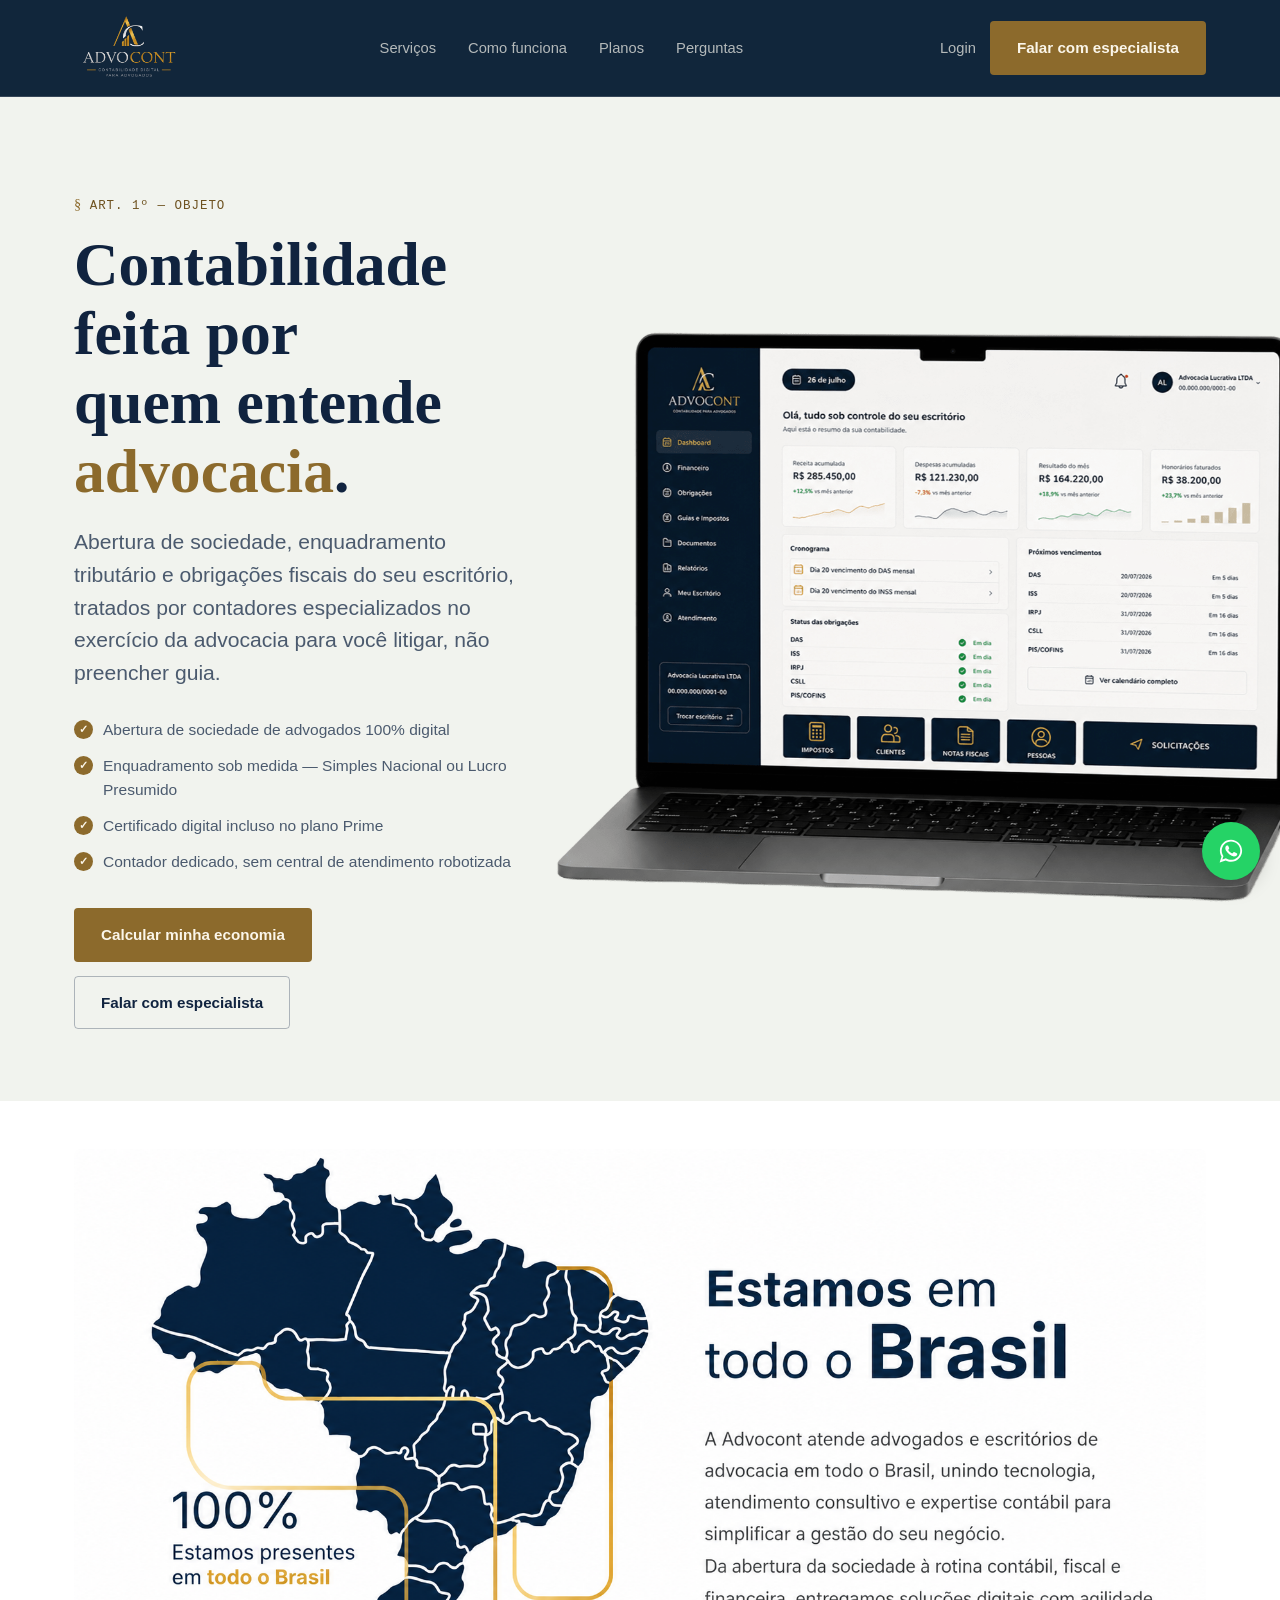
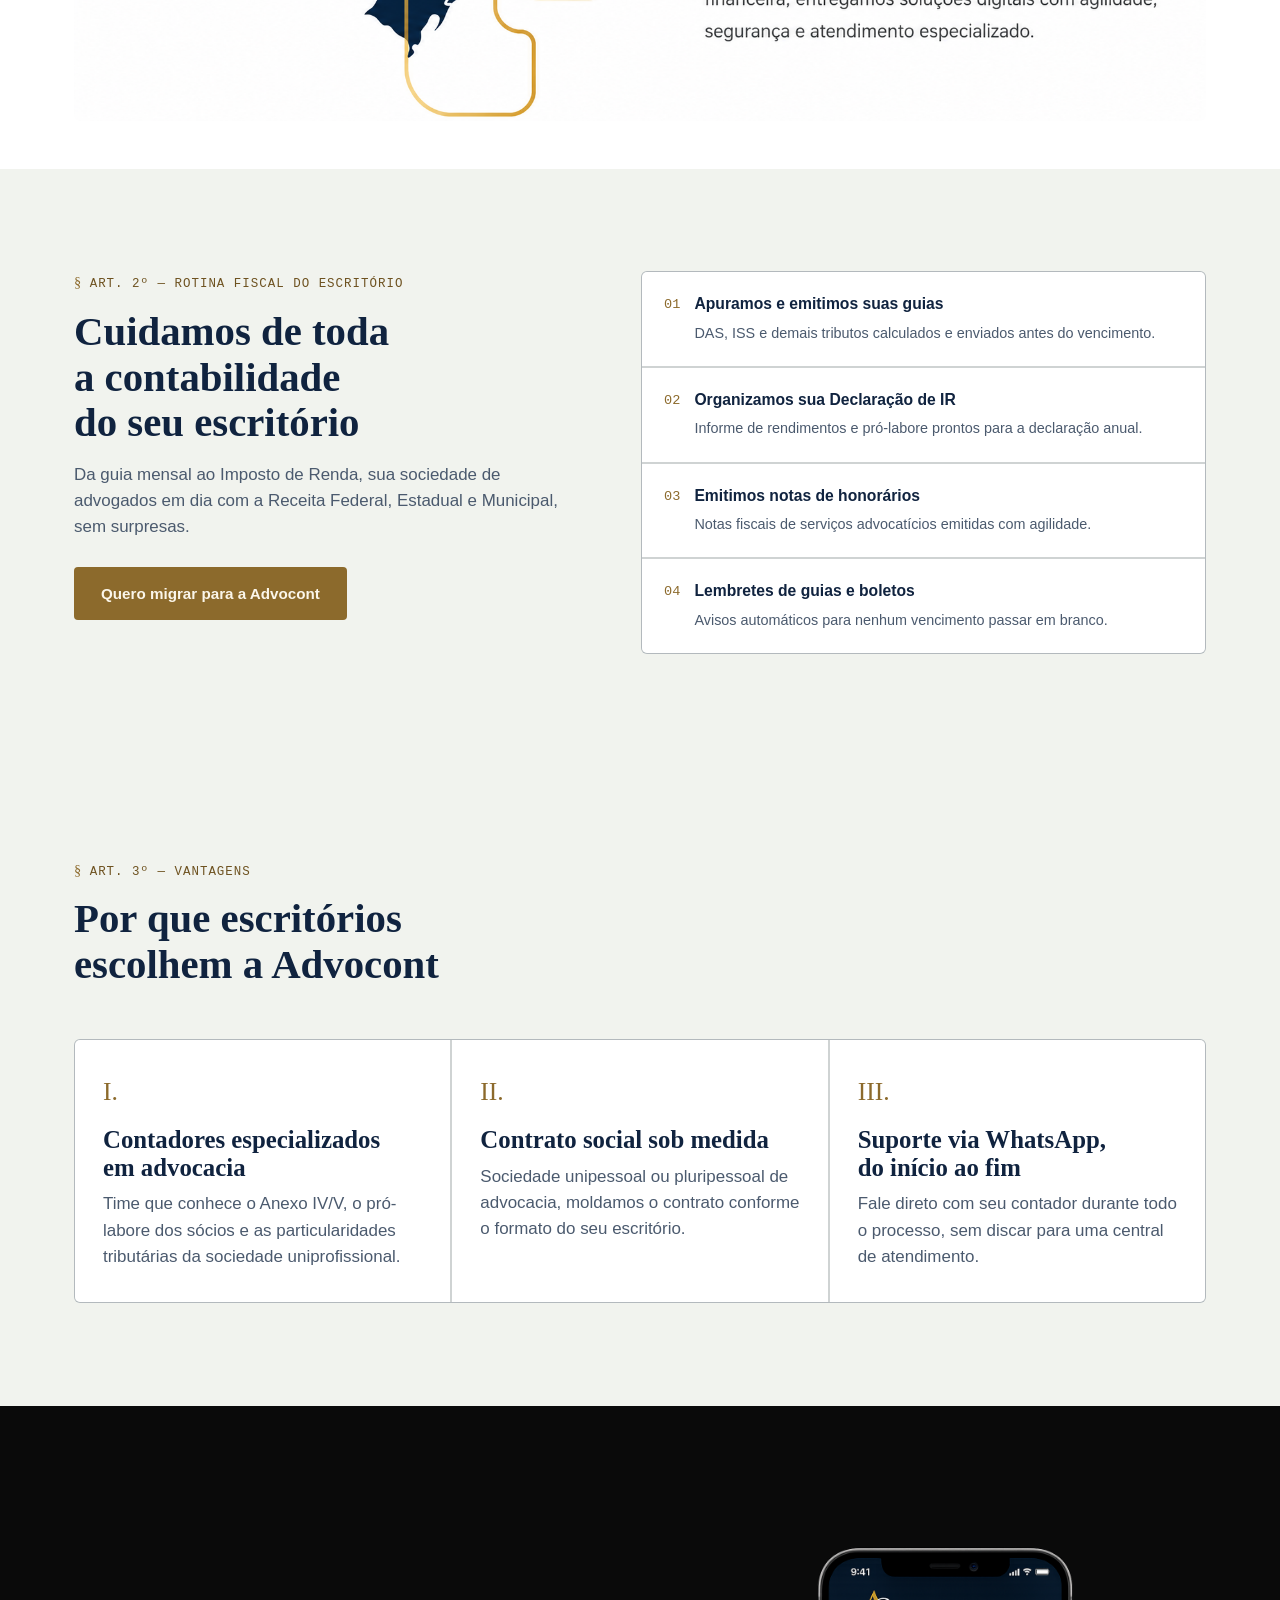
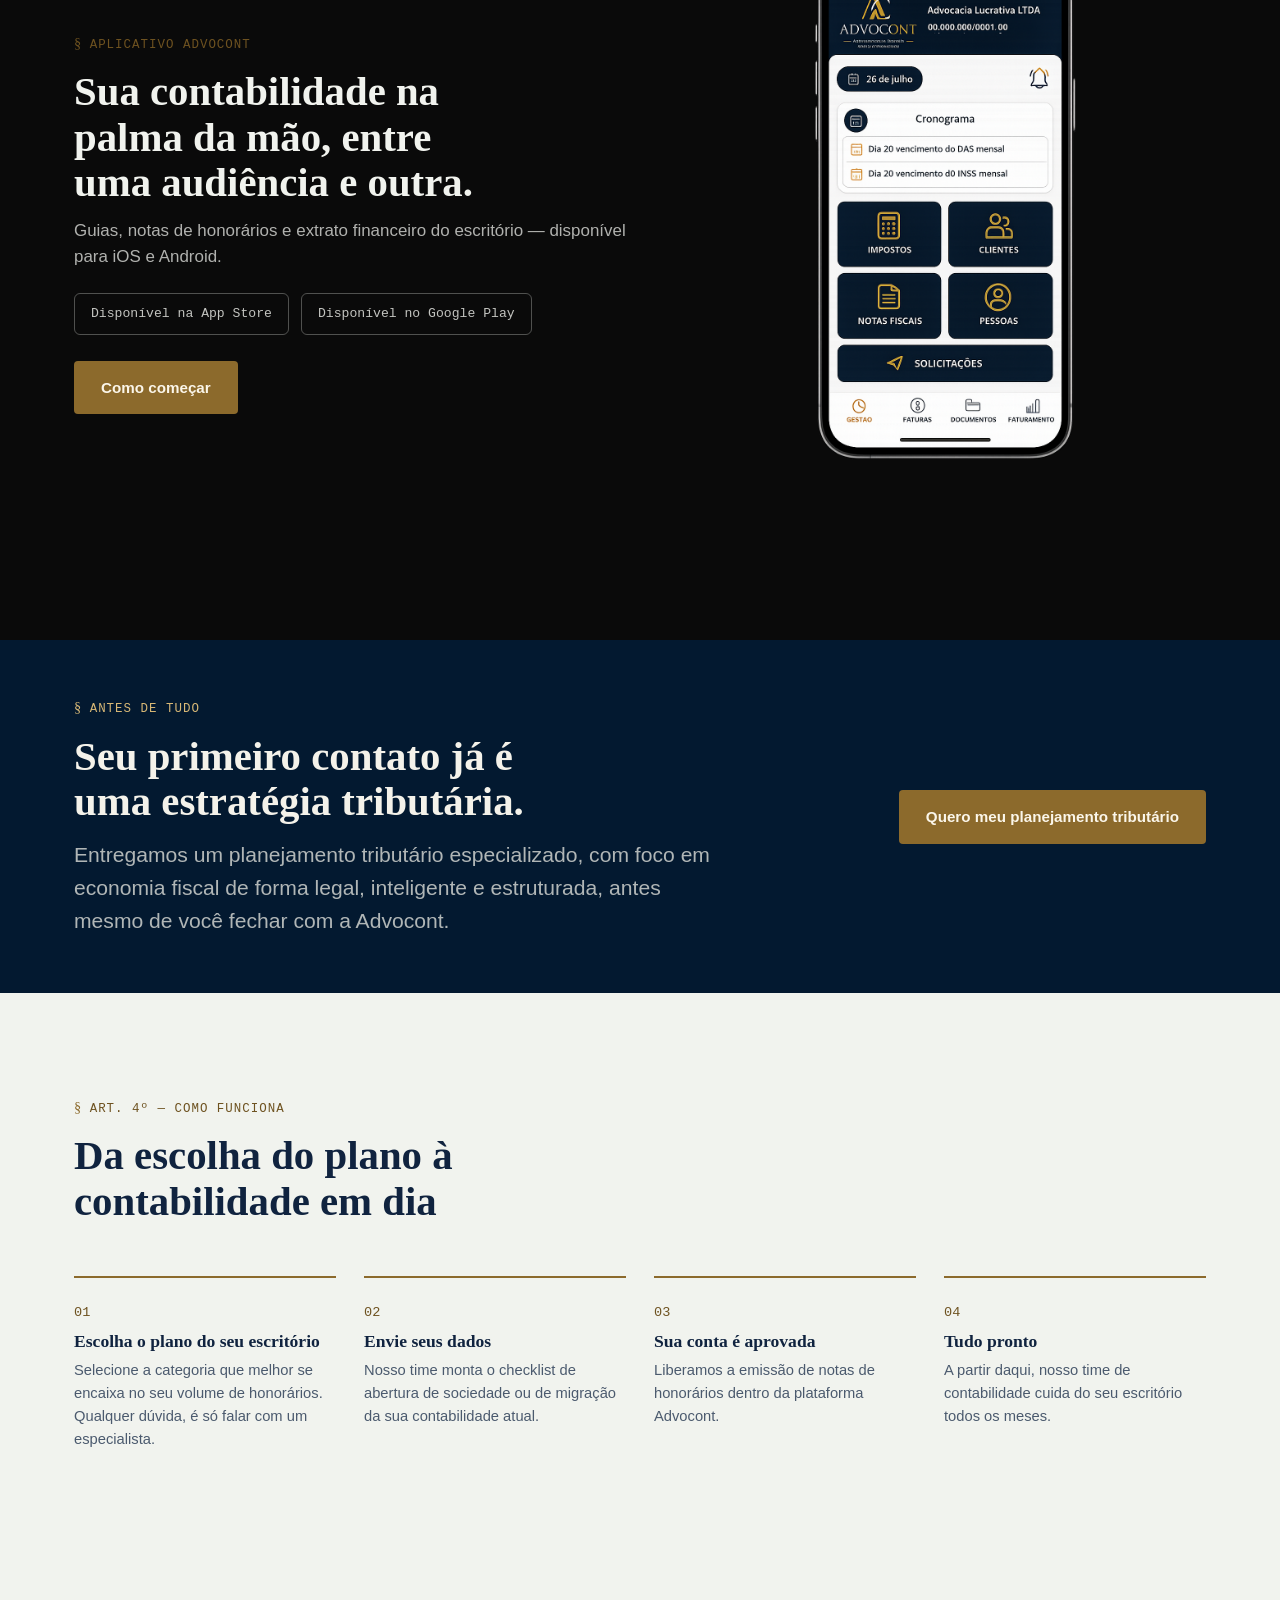
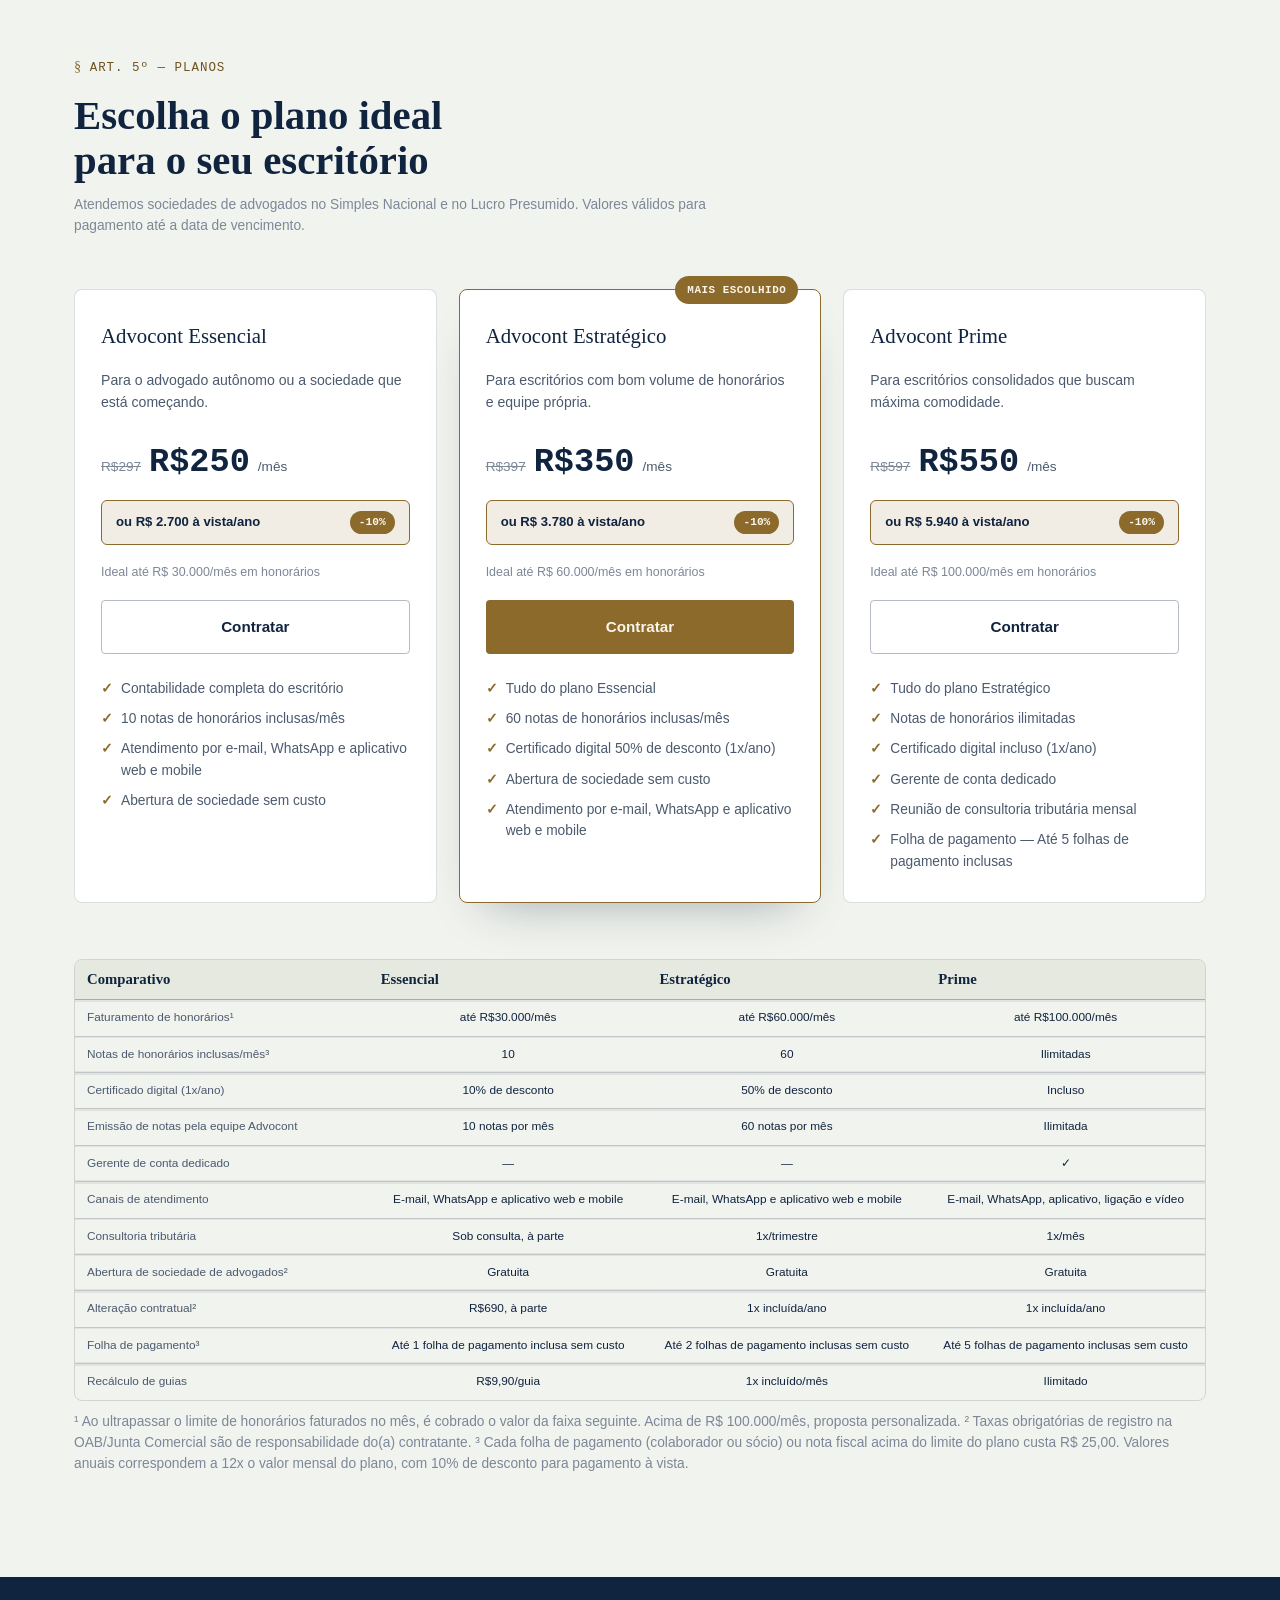
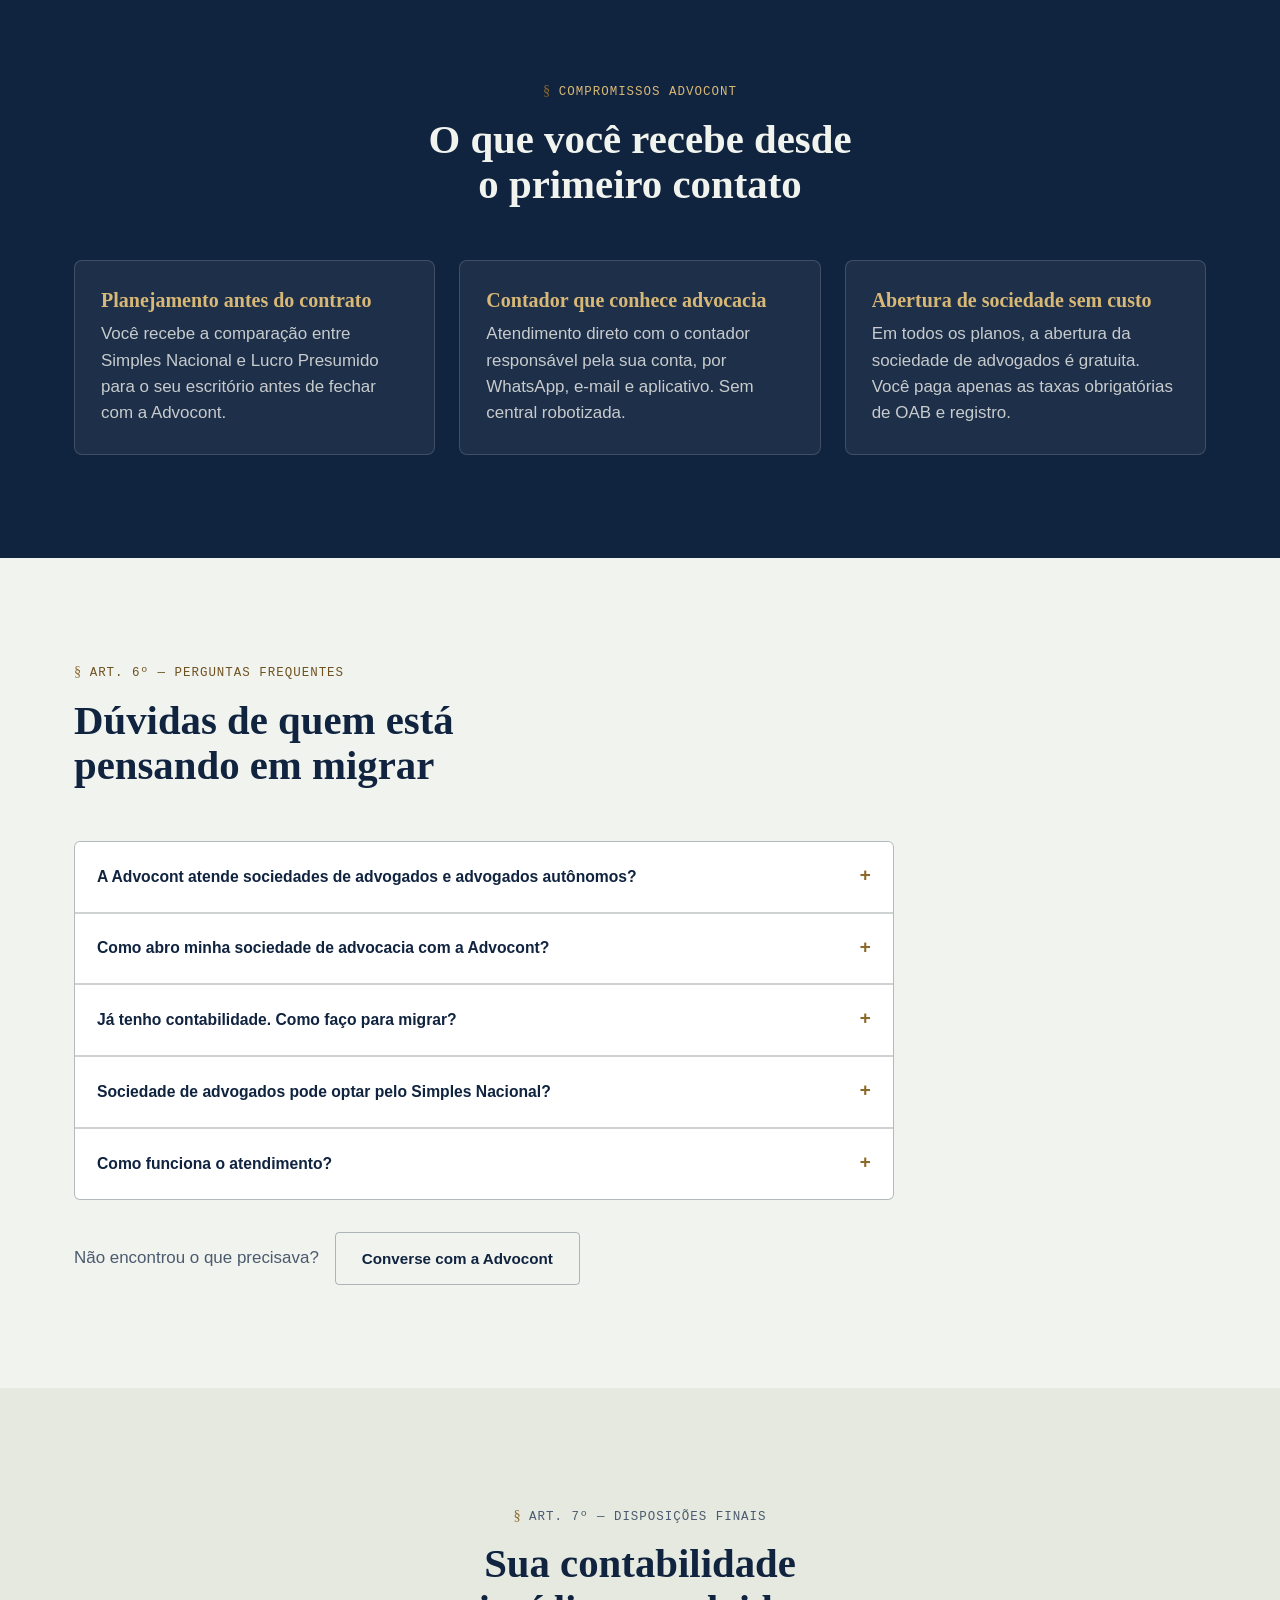
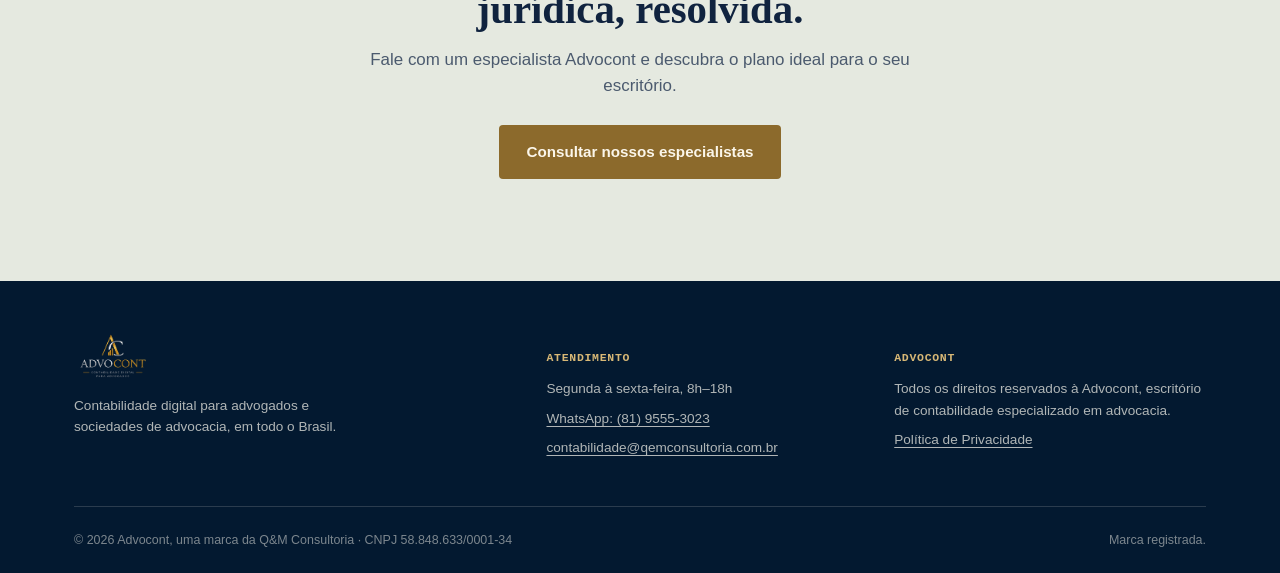
<file: index.html>
<!doctype html>
<html lang="pt-BR">
<head>
<meta charset="UTF-8" />
<meta name="viewport" content="width=device-width, initial-scale=1" />
<title>Advocont Contabilidade digital para advogados</title>
<meta name="description" content="Advocont: contabilidade digital feita por especialistas para advogados e sociedades de advocacia. Abertura de sociedade, enquadramento tributário e obrigações fiscais em dia." />
<link rel="stylesheet" href="styles.css" />
</head>
<body>
<header>
<div class="wrap nav">
<a class="brand" href="#topo">
<img class="brand-logo" src="assets/logo.png" alt="Advocont - A Contabilidade digital para advogados" />
</a>
<nav class="nav-links" aria-label="Navegação principal">
<a href="#servicos">Serviços</a>
<a href="#como-funciona">Como funciona</a>
<a href="#planos">Planos</a>
<a href="#faq">Perguntas</a>
</nav>
<div class="nav-actions">
<a class="login-link" href="https://app.advocont.com/login">Login</a>
<a class="btn btn-gold" href="https://wa.me/558195553023" data-whatsapp="header">Falar com especialista</a>
</div>
<input type="checkbox" id="menu-toggle" class="menu-toggle-input" />
<label for="menu-toggle" class="burger" aria-label="Abrir menu">
<span></span><span></span><span></span>
</label>
<nav class="mobile-panel" aria-label="Navegação móvel">
<a href="#servicos">Serviços</a>
<a href="#como-funciona">Como funciona</a>
<a href="#planos">Planos</a>
<a href="#faq">Perguntas</a>
<a href="https://app.advocont.com/login">Login</a>
<a class="btn btn-gold" href="https://wa.me/558195553023" data-whatsapp="header">Falar com especialista</a>
</nav>
</div>
</header>

<main id="topo">
<!-- HERO -->
<section class="hero">
<div class="wrap">
<div>
<p class="eyebrow">Art. 1º — Objeto</p>
<h1>Contabilidade feita por quem entende <span class="accent">advocacia</span>.</h1>
<p class="lead">Abertura de sociedade, enquadramento tributário e obrigações fiscais do seu escritório, tratados por contadores especializados no exercício da advocacia para você litigar, não preencher guia.</p>
<ul class="checklist">
<li><span class="tick">✓</span> Abertura de sociedade de advogados 100% digital</li>
<li><span class="tick">✓</span> Enquadramento sob medida — Simples Nacional ou Lucro Presumido</li>
<li><span class="tick">✓</span> Certificado digital incluso no plano Prime</li>
<li><span class="tick">✓</span> Contador dedicado, sem central de atendimento robotizada</li>
</ul>
<div class="hero-actions">
<a class="btn btn-gold" href="formulario.html?caminho=cnpj">Calcular minha economia</a>
<a class="btn btn-ghost" href="https://wa.me/558195553023" data-whatsapp="hero">Falar com especialista</a>
</div>
</div>
<div class="hero-media">
<img src="assets/notebook.png" alt="Plataforma Advocont mostrando o painel financeiro de um escritório de advocacia" />
</div>
</div>
</section>

<!-- BRASIL BANNER -->
<section class="brasil-banner">
<div class="wrap">
<img src="assets/banner-todo-brasil.png" alt="Estamos presentes em 100% do Brasil. A Advocont atende advogados e escritórios de advocacia em todo o Brasil." />
</div>
</section>

<!-- FEATURE CHECKLIST -->
<section id="servicos" class="feature-block">
<div class="wrap">
<div>
<p class="eyebrow">Art. 2º — Rotina fiscal do escritório</p>
<h2 class="h2" style="font-size:var(--h2);">Cuidamos de toda a contabilidade do seu escritório</h2>
<p style="margin-top:16px;color:var(--ink-soft);">Da guia mensal ao Imposto de Renda, sua sociedade de advogados em dia com a Receita Federal, Estadual e Municipal, sem surpresas.</p>
<a class="btn btn-gold" style="margin-top:26px;" href="formulario.html?caminho=cnpj">Quero migrar para a Advocont</a>
</div>
<div class="feature-grid">
<div class="feature-item">
<span class="num">01</span>
<div><strong>Apuramos e emitimos suas guias</strong><span>DAS, ISS e demais tributos calculados e enviados antes do vencimento.</span></div>
</div>
<div class="feature-item">
<span class="num">02</span>
<div><strong>Organizamos sua Declaração de IR</strong><span>Informe de rendimentos e pró-labore prontos para a declaração anual.</span></div>
</div>
<div class="feature-item">
<span class="num">03</span>
<div><strong>Emitimos notas de honorários</strong><span>Notas fiscais de serviços advocatícios emitidas com agilidade.</span></div>
</div>
<div class="feature-item">
<span class="num">04</span>
<div><strong>Lembretes de guias e boletos</strong><span>Avisos automáticos para nenhum vencimento passar em branco.</span></div>
</div>
</div>
</div>
</section>

<!-- ADVANTAGES -->
<section>
<div class="wrap">
<div class="section-head">
<p class="eyebrow">Art. 3º — Vantagens</p>
<h2 style="font-size:var(--h2);">Por que escritórios escolhem a Advocont</h2>
</div>
<div class="adv-grid">
<div class="adv-card">
<div class="mark">I.</div>
<h3>Contadores especializados em advocacia</h3>
<p>Time que conhece o Anexo IV/V, o pró-labore dos sócios e as particularidades tributárias da sociedade uniprofissional.</p>
</div>
<div class="adv-card">
<div class="mark">II.</div>
<h3>Contrato social sob medida</h3>
<p>Sociedade unipessoal ou pluripessoal de advocacia, moldamos o contrato conforme o formato do seu escritório.</p>
</div>
<div class="adv-card">
<div class="mark">III.</div>
<h3>Suporte via WhatsApp, do início ao fim</h3>
<p>Fale direto com seu contador durante todo o processo, sem discar para uma central de atendimento.</p>
</div>
</div>
</div>
</section>

<!-- APP PROMO -->
<section class="app-promo">
<div class="wrap">
<div class="app-promo-text">
<p class="eyebrow">Aplicativo Advocont</p>
<h2>Sua contabilidade na palma da mão, entre uma audiência e outra.</h2>
<p class="lead" style="margin-top:12px;">Guias, notas de honorários e extrato financeiro do escritório — disponível para iOS e Android.</p>
<div class="app-badges">
<span class="app-badge">Disponível na App Store</span>
<span class="app-badge">Disponível no Google Play</span>
</div>
<a class="btn btn-gold" style="margin-top:26px;" href="#como-funciona">Como começar</a>
</div>
<div class="app-promo-media">
<img src="assets/app-advocont.png" alt="Aplicativo Advocont aberto no smartphone, mostrando cronograma de obrigações e atalhos para impostos, clientes, notas fiscais e pessoas" />
</div>
</div>
</section>

<!-- TAX PLANNING BANNER -->
<section class="tax-banner">
<div class="wrap tax-banner-inner">
<div class="tax-banner-text">
<p class="eyebrow">Antes de tudo</p>
<h2>Seu primeiro contato já é uma estratégia tributária.</h2>
<p class="lead">Entregamos um planejamento tributário especializado, com foco em economia fiscal de forma legal, inteligente e estruturada, antes mesmo de você fechar com a Advocont.</p>
</div>
<a class="btn btn-gold" href="formulario.html?caminho=cnpj">Quero meu planejamento tributário</a>
</div>
</section>

<!-- HOW IT WORKS -->
<section id="como-funciona">
<div class="wrap">
<div class="section-head">
<p class="eyebrow">Art. 4º — Como funciona</p>
<h2 style="font-size:var(--h2);">Da escolha do plano à contabilidade em dia</h2>
</div>
<div class="steps">
<div class="step">
<p class="step-num">01</p>
<h3>Escolha o plano do seu escritório</h3>
<p>Selecione a categoria que melhor se encaixa no seu volume de honorários. Qualquer dúvida, é só falar com um especialista.</p>
</div>
<div class="step">
<p class="step-num">02</p>
<h3>Envie seus dados</h3>
<p>Nosso time monta o checklist de abertura de sociedade ou de migração da sua contabilidade atual.</p>
</div>
<div class="step">
<p class="step-num">03</p>
<h3>Sua conta é aprovada</h3>
<p>Liberamos a emissão de notas de honorários dentro da plataforma Advocont.</p>
</div>
<div class="step">
<p class="step-num">04</p>
<h3>Tudo pronto</h3>
<p>A partir daqui, nosso time de contabilidade cuida do seu escritório todos os meses.</p>
</div>
</div>
</div>
</section>

<!-- PRICING -->
<section id="planos">
<div class="wrap">
<div class="section-head">
<p class="eyebrow">Art. 5º — Planos</p>
<h2 style="font-size:var(--h2);">Escolha o plano ideal para o seu escritório</h2>
<p class="pricing-note">Atendemos sociedades de advogados no Simples Nacional e no Lucro Presumido. Valores válidos para pagamento até a data de vencimento.</p>
</div>
<div class="plan-grid">
<article class="plan">
<p class="plan-name">Advocont Essencial</p>
<p class="plan-desc">Para o advogado autônomo ou a sociedade que está começando.</p>
<div class="plan-price">
<span class="was">R$297</span>
<span class="now">R$250</span>
<span class="per">/mês</span>
</div>
<div class="plan-annual">
<span class="plan-annual-label">ou R$ 2.700 à vista/ano</span>
<span class="plan-annual-save">-10%</span>
</div>
<p class="plan-fine">Ideal até R$ 30.000/mês em honorários</p>
<a class="btn btn-ghost btn-block" href="formulario.html?plano=essencial">Contratar</a>
<ul class="plan-features">
<li><span class="tick">✓</span> Contabilidade completa do escritório</li>
<li><span class="tick">✓</span> 10 notas de honorários inclusas/mês</li>
<li><span class="tick">✓</span> Atendimento por e-mail, WhatsApp e aplicativo web e mobile</li>
<li><span class="tick">✓</span> Abertura de sociedade sem custo</li>
</ul>
</article>
<article class="plan featured">
<span class="plan-badge">Mais escolhido</span>
<p class="plan-name">Advocont Estratégico</p>
<p class="plan-desc">Para escritórios com bom volume de honorários e equipe própria.</p>
<div class="plan-price">
<span class="was">R$397</span>
<span class="now">R$350</span>
<span class="per">/mês</span>
</div>
<div class="plan-annual">
<span class="plan-annual-label">ou R$ 3.780 à vista/ano</span>
<span class="plan-annual-save">-10%</span>
</div>
<p class="plan-fine">Ideal até R$ 60.000/mês em honorários</p>
<a class="btn btn-gold btn-block" href="formulario.html?plano=estrategico">Contratar</a>
<ul class="plan-features">
<li><span class="tick">✓</span> Tudo do plano Essencial</li>
<li><span class="tick">✓</span> 60 notas de honorários inclusas/mês</li>
<li><span class="tick">✓</span> Certificado digital 50% de desconto (1x/ano)</li>
<li><span class="tick">✓</span> Abertura de sociedade sem custo</li>
<li><span class="tick">✓</span> Atendimento por e-mail, WhatsApp e aplicativo web e mobile</li>
</ul>
</article>
<article class="plan">
<p class="plan-name">Advocont Prime</p>
<p class="plan-desc">Para escritórios consolidados que buscam máxima comodidade.</p>
<div class="plan-price">
<span class="was">R$597</span>
<span class="now">R$550</span>
<span class="per">/mês</span>
</div>
<div class="plan-annual">
<span class="plan-annual-label">ou R$ 5.940 à vista/ano</span>
<span class="plan-annual-save">-10%</span>
</div>
<p class="plan-fine">Ideal até R$ 100.000/mês em honorários</p>
<a class="btn btn-ghost btn-block" href="formulario.html?plano=prime">Contratar</a>
<ul class="plan-features">
<li><span class="tick">✓</span> Tudo do plano Estratégico</li>
<li><span class="tick">✓</span> Notas de honorários ilimitadas</li>
<li><span class="tick">✓</span> Certificado digital incluso (1x/ano)</li>
<li><span class="tick">✓</span> Gerente de conta dedicado</li>
<li><span class="tick">✓</span> Reunião de consultoria tributária mensal</li>
<li><span class="tick">✓</span> Folha de pagamento — Até 5 folhas de pagamento inclusas</li>
</ul>
</article>
</div>
<div class="compare">
<table class="compare-table">
<thead>
<tr>
<th scope="col">Comparativo</th>
<th scope="col">Essencial</th>
<th scope="col">Estratégico</th>
<th scope="col">Prime</th>
</tr>
</thead>
<tbody>
<tr><th scope="row">Faturamento de honorários¹</th><td>até R$30.000/mês</td><td>até R$60.000/mês</td><td>até R$100.000/mês</td></tr>
<tr><th scope="row">Notas de honorários inclusas/mês³</th><td>10</td><td>60</td><td>Ilimitadas</td></tr>
<tr><th scope="row">Certificado digital (1x/ano)</th><td>10% de desconto</td><td>50% de desconto</td><td>Incluso</td></tr>
<tr><th scope="row">Emissão de notas pela equipe Advocont</th><td>10 notas por mês</td><td>60 notas por mês</td><td>Ilimitada</td></tr>
<tr><th scope="row">Gerente de conta dedicado</th><td>—</td><td>—</td><td>✓</td></tr>
<tr><th scope="row">Canais de atendimento</th><td>E-mail, WhatsApp e aplicativo web e mobile</td><td>E-mail, WhatsApp e aplicativo web e mobile</td><td>E-mail, WhatsApp, aplicativo, ligação e vídeo</td></tr>
<tr><th scope="row">Consultoria tributária</th><td>Sob consulta, à parte</td><td>1x/trimestre</td><td>1x/mês</td></tr>
<tr><th scope="row">Abertura de sociedade de advogados²</th><td>Gratuita</td><td>Gratuita</td><td>Gratuita</td></tr>
<tr><th scope="row">Alteração contratual²</th><td>R$690, à parte</td><td>1x incluída/ano</td><td>1x incluída/ano</td></tr>
<tr><th scope="row">Folha de pagamento³</th><td>Até 1 folha de pagamento inclusa sem custo</td><td>Até 2 folhas de pagamento inclusas sem custo</td><td>Até 5 folhas de pagamento inclusas sem custo</td></tr>
<tr><th scope="row">Recálculo de guias</th><td>R$9,90/guia</td><td>1x incluído/mês</td><td>Ilimitado</td></tr>
</tbody>
</table>
</div>
<p class="pricing-note">¹ Ao ultrapassar o limite de honorários faturados no mês, é cobrado o valor da faixa seguinte. Acima de R$ 100.000/mês, proposta personalizada. ² Taxas obrigatórias de registro na OAB/Junta Comercial são de responsabilidade do(a) contratante. ³ Cada folha de pagamento (colaborador ou sócio) ou nota fiscal acima do limite do plano custa R$ 25,00. Valores anuais correspondem a 12x o valor mensal do plano, com 10% de desconto para pagamento à vista.</p>
</div>
</section>

<!-- COMPROMISSOS (substitui depoimentos até termos depoimentos reais autorizados) -->
<section class="testimonial">
<div class="wrap">
<div class="section-head">
<p class="eyebrow" style="justify-content:center;">Compromissos Advocont</p>
<h2 style="font-size:var(--h2);">O que você recebe desde o primeiro contato</h2>
</div>
<div class="testimonial-grid">
<div class="testimonial-card commitment-card">
<h3>Planejamento antes do contrato</h3>
<p>Você recebe a comparação entre Simples Nacional e Lucro Presumido para o seu escritório antes de fechar com a Advocont.</p>
</div>
<div class="testimonial-card commitment-card">
<h3>Contador que conhece advocacia</h3>
<p>Atendimento direto com o contador responsável pela sua conta, por WhatsApp, e-mail e aplicativo. Sem central robotizada.</p>
</div>
<div class="testimonial-card commitment-card">
<h3>Abertura de sociedade sem custo</h3>
<p>Em todos os planos, a abertura da sociedade de advogados é gratuita. Você paga apenas as taxas obrigatórias de OAB e registro.</p>
</div>
</div>
</div>
</section>

<!-- FAQ -->
<section id="faq">
<div class="wrap">
<div class="section-head">
<p class="eyebrow">Art. 6º — Perguntas frequentes</p>
<h2 style="font-size:var(--h2);">Dúvidas de quem está pensando em migrar</h2>
</div>
<div class="faq-list">
<details>
<summary>A Advocont atende sociedades de advogados e advogados autônomos? <span class="plus">+</span></summary>
<p class="faq-a">Sim. Atendemos sociedades unipessoais e pluripessoais de advocacia, além de advogados que atuam como profissionais autônomos e precisam regularizar a emissão de honorários.</p>
</details>
<details>
<summary>Como abro minha sociedade de advocacia com a Advocont? <span class="plus">+</span></summary>
<p class="faq-a">Todo o processo é digital: você envia os dados dos sócios, definimos juntos o formato societário e cuidamos do registro na Junta Comercial e da orientação para o registro na OAB.</p>
</details>
<details>
<summary>Já tenho contabilidade. Como faço para migrar? <span class="plus">+</span></summary>
<p class="faq-a">Nosso time solicita os documentos ao seu contador atual e conduz toda a transição, sem que você precise interromper a rotina do escritório.</p>
</details>
<details>
<summary>Sociedade de advogados pode optar pelo Simples Nacional? <span class="plus">+</span></summary>
<p class="faq-a">Sim, desde que atendidos os requisitos legais. Avaliamos seu caso e indicamos o enquadramento — Simples Nacional ou Lucro Presumido — mais vantajoso para o seu escritório.</p>
</details>
<details>
<summary>Como funciona o atendimento? <span class="plus">+</span></summary>
<p class="faq-a">Você fala diretamente com um contador pelo WhatsApp, e-mail, aplicativo ou, no plano Prime, também por ligação — sem passar por atendimento automatizado.</p>
</details>
</div>
<div class="faq-cta">
<p>Não encontrou o que precisava?</p>
<a class="btn btn-ghost" href="https://wa.me/558195553023" data-whatsapp="faq">Converse com a Advocont</a>
</div>
</div>
</section>

<!-- FINAL CTA -->
<section class="final-cta">
<div class="wrap">
<p class="eyebrow" style="justify-content:center;">Art. 7º — Disposições finais</p>
<h2>Sua contabilidade jurídica, resolvida.</h2>
<p>Fale com um especialista Advocont e descubra o plano ideal para o seu escritório.</p>
<a class="btn btn-gold" href="https://wa.me/558195553023" data-whatsapp="cta_final">Consultar nossos especialistas</a>
</div>
</section>

</main>

<footer>
<div class="wrap">
<div class="foot-grid">
<div class="foot-brand">
<img class="brand-logo" src="assets/logo.png" alt="Advocont — Contabilidade digital para advogados" />
<p>Contabilidade digital para advogados e sociedades de advocacia, em todo o Brasil.</p>
</div>
<div class="foot-col">
<h4>Atendimento</h4>
<ul>
<li>Segunda à sexta-feira, 8h–18h</li>
<li><a href="https://wa.me/558195553023" data-whatsapp="rodape">WhatsApp: (81) 9555-3023</a></li>
<li><a href="mailto:contabilidade@qemconsultoria.com.br">contabilidade@qemconsultoria.com.br</a></li>
</ul>
</div>
<div class="foot-col">
<h4>Advocont</h4>
<ul>
<li>Todos os direitos reservados à Advocont, escritório de contabilidade especializado em advocacia.</li>
<li><a href="privacidade.html">Política de Privacidade</a></li>
</ul>
</div>
</div>
<div class="foot-bottom">
<span>© 2026 Advocont, uma marca da Q&amp;M Consultoria · CNPJ 58.848.633/0001-34</span>
<span>Marca registrada.</span>
</div>
</div>
</footer>

<!-- EXIT-INTENT MODAL -->
<div class="modal-overlay" id="exit-modal" hidden>
<div class="modal" role="dialog" aria-modal="true" aria-labelledby="exit-modal-title">
<button type="button" class="modal-close" aria-label="Fechar">×</button>
<p class="eyebrow">Antes de você ir</p>
<h3 id="exit-modal-title">Não encontrou o que procurava?</h3>
<p class="lead">Deixe seu contato que um especialista da Advocont fala com você.</p>
<form>
<input type="checkbox" name="botcheck" class="hp-field" tabindex="-1" autocomplete="off" aria-hidden="true" />
<div class="field">
<label for="exit-nome">Nome</label>
<input type="text" id="exit-nome" name="nome" required data-validate="nome" autocomplete="name" />
<span class="field-error">Informe nome e sobrenome.</span>
</div>
<div class="field">
<label for="exit-telefone">Telefone</label>
<input type="tel" id="exit-telefone" name="telefone" required data-validate="telefone" autocomplete="tel" />
<span class="field-error">Informe um telefone válido com DDD.</span>
</div>
<div class="field">
<label for="exit-email">E-mail</label>
<input type="email" id="exit-email" name="email" required data-validate="email" autocomplete="email" />
<span class="field-error">Informe um e-mail válido.</span>
</div>
<button type="submit" class="btn btn-gold btn-block" style="margin-top:22px;">Quero ser contatado</button>
<p class="pricing-note" style="margin-top:10px;">Ao enviar, você concorda com a <a href="privacidade.html" target="_blank" rel="noopener">Política de Privacidade</a>.</p>
<p class="form-status"></p>
</form>
<div class="form-success" hidden>
<p class="lead">Recebemos seu contato — em breve um especialista da Advocont fala com você.</p>
</div>
</div>
</div>


<a class="wa-float" href="https://wa.me/558195553023" data-whatsapp="botao_flutuante" target="_blank" rel="noopener" aria-label="Falar com a Advocont no WhatsApp">
<svg viewBox="0 0 32 32" width="28" height="28" aria-hidden="true"><path fill="currentColor" d="M16 3C9 3 3.3 8.6 3.3 15.6c0 2.4.7 4.7 1.9 6.7L3 29l6.9-2.2c1.9 1 4 1.6 6.1 1.6 7 0 12.7-5.6 12.7-12.6S23 3 16 3zm0 23.1c-1.9 0-3.8-.5-5.4-1.5l-.4-.2-4.1 1.3 1.3-4-.3-.4c-1.1-1.7-1.7-3.6-1.7-5.6C5.4 9.8 10.1 5.1 16 5.1s10.6 4.7 10.6 10.5S21.9 26.1 16 26.1zm5.8-7.9c-.3-.2-1.9-.9-2.2-1-.3-.1-.5-.2-.7.2-.2.3-.8 1-1 1.2-.2.2-.4.2-.7.1-.3-.2-1.3-.5-2.5-1.6-.9-.8-1.5-1.8-1.7-2.1-.2-.3 0-.5.1-.6l.5-.6c.2-.2.2-.3.3-.6.1-.2 0-.4 0-.6l-1-2.4c-.3-.6-.5-.5-.7-.5h-.6c-.2 0-.6.1-.9.4-.3.3-1.2 1.1-1.2 2.8s1.2 3.2 1.4 3.4c.2.2 2.4 3.6 5.8 5 .8.3 1.4.5 1.9.7.8.3 1.5.2 2.1.1.6-.1 1.9-.8 2.2-1.5.3-.7.3-1.4.2-1.5-.1-.2-.3-.3-.6-.4z"/></svg>
</a>
<script src="site.js"></script>
</body>
</html>
</file>
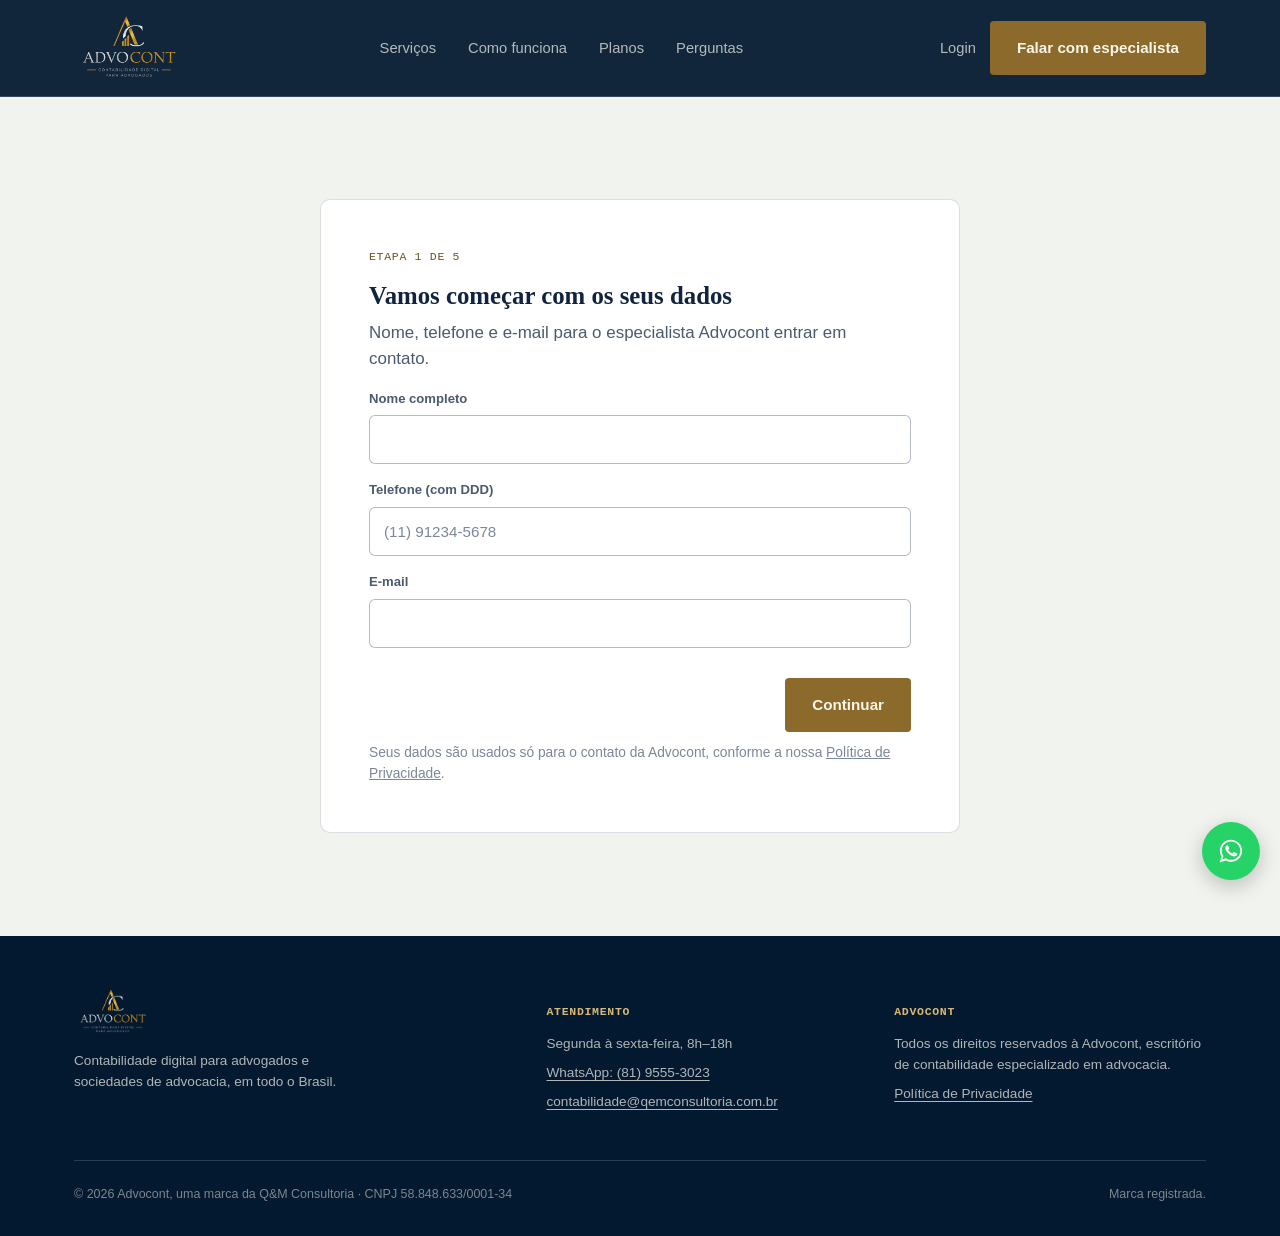
<file: contratacao.html>
<!doctype html>
<html lang="pt-BR">
<head>
<meta charset="UTF-8" />
<meta name="viewport" content="width=device-width, initial-scale=1" />
<title>Contratar | Advocont</title>
<meta name="robots" content="noindex" />
<link rel="canonical" href="https://advocont.com/formulario.html" />
<script src="redirect.js"></script>
<meta http-equiv="refresh" content="0; url=formulario.html" />
</head>
<body>
<p>Redirecionando para o <a href="formulario.html">formulário de contratação</a>...</p>
</body>
</html>
</file>
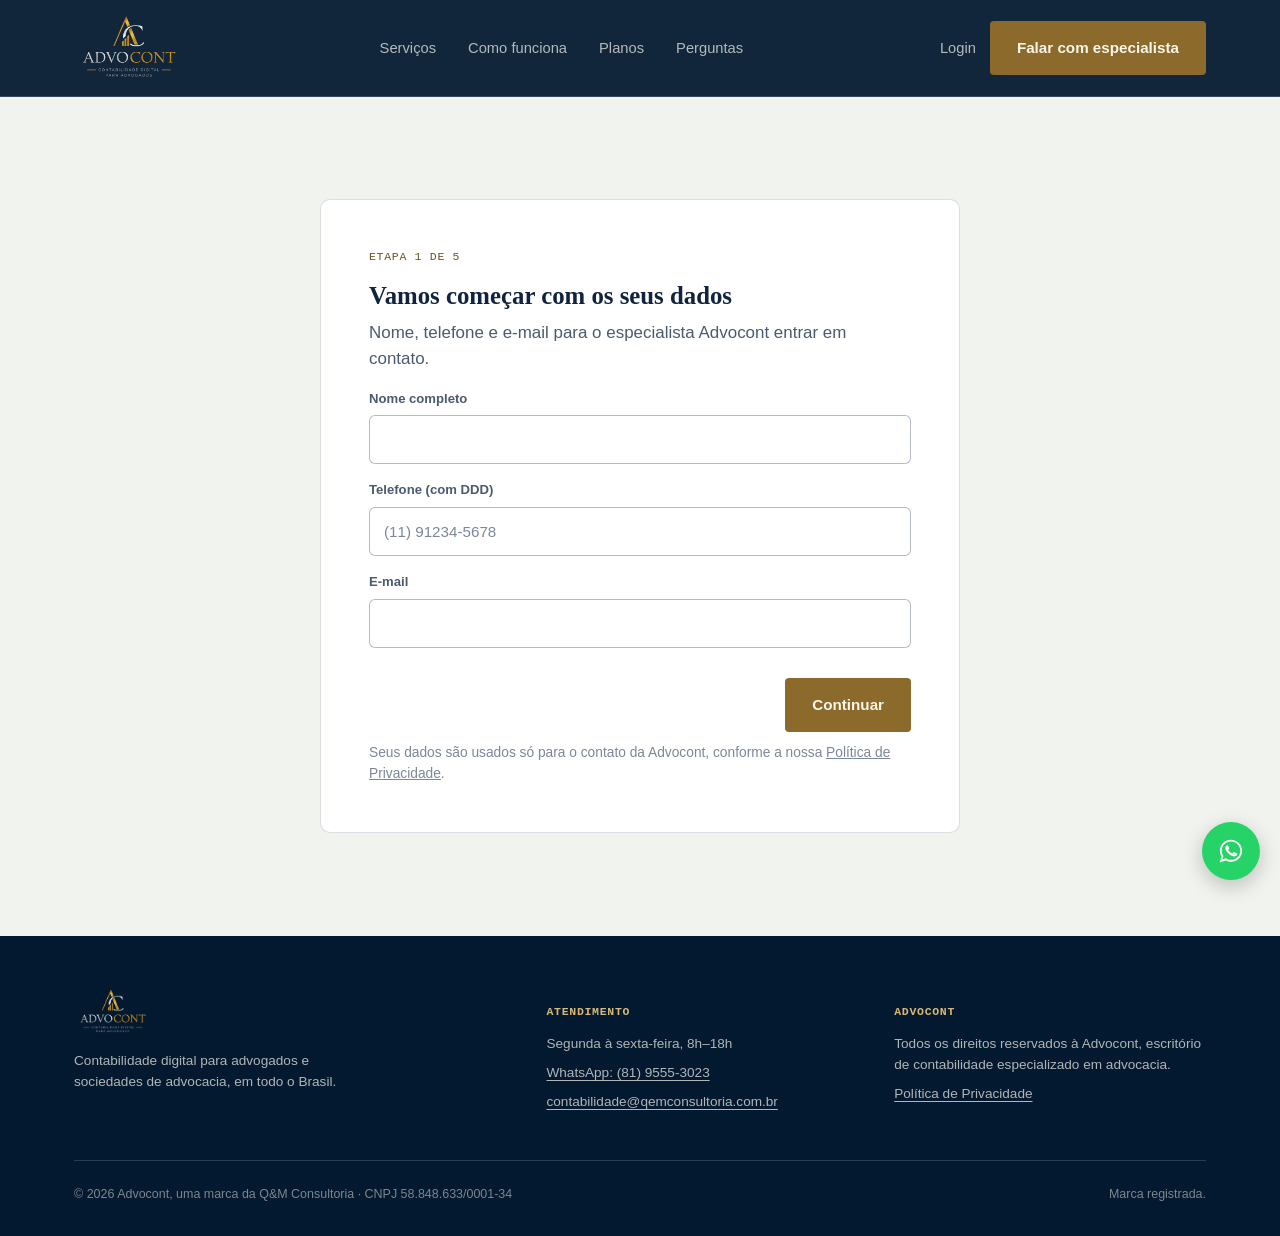
<file: formulario.html>
<!doctype html>
<html lang="pt-BR">
<head>
<meta charset="UTF-8" />
<meta name="viewport" content="width=device-width, initial-scale=1" />
<title>Formulário de contratação — Advocont</title>
<meta name="description" content="Conte pra gente sobre o seu escritório e receba o plano Advocont recomendado para você." />
<link rel="stylesheet" href="styles.css" />
</head>
<body>

<header>
  <div class="wrap nav">
    <a class="brand" href="index.html#topo">
      <img class="brand-logo" src="assets/logo.png" alt="Advocont — Contabilidade digital para advogados" />
    </a>
    <nav class="nav-links" aria-label="Navegação principal">
      <a href="index.html#servicos">Serviços</a>
      <a href="index.html#como-funciona">Como funciona</a>
      <a href="index.html#planos">Planos</a>
      <a href="index.html#faq">Perguntas</a>
    </nav>
    <div class="nav-actions">
      <a class="login-link" href="https://app.advocont.com/login">Login</a>
      <a class="btn btn-gold" href="https://wa.me/558195553023" data-whatsapp="header">Falar com especialista</a>
    </div>
    <input type="checkbox" id="menu-toggle" class="menu-toggle-input" />
    <label for="menu-toggle" class="burger" aria-label="Abrir menu">
      <span></span><span></span><span></span>
    </label>
    <nav class="mobile-panel" aria-label="Navegação móvel">
      <a href="index.html#servicos">Serviços</a>
      <a href="index.html#como-funciona">Como funciona</a>
      <a href="index.html#planos">Planos</a>
      <a href="index.html#faq">Perguntas</a>
      <a href="https://app.advocont.com/login">Login</a>
      <a class="btn btn-gold" href="https://wa.me/558195553023" data-whatsapp="header">Falar com especialista</a>
    </nav>
  </div>
</header>

<main id="topo">
  <section>
    <div class="wrap">
      <div class="wizard-card">
        <p class="wizard-progress" id="wizard-progress">Etapa 1 de 5</p>
        <p id="wizard-plan-chip"></p>

        <!-- STEP 1: contato -->
        <div class="wizard-step active" data-step="contato">
          <h2>Vamos começar com os seus dados</h2>
          <p class="lead">Nome, telefone e e-mail para o especialista Advocont entrar em contato.</p>
          <div class="field">
            <label for="nome">Nome completo</label>
            <input type="text" id="nome" required data-validate="nome" autocomplete="name" />
            <span class="field-error">Informe nome e sobrenome.</span>
          </div>
          <div class="field">
            <label for="telefone">Telefone (com DDD)</label>
            <input type="tel" id="telefone" required data-validate="telefone" autocomplete="tel" />
            <span class="field-error">Informe um telefone válido com DDD.</span>
          </div>
          <div class="field">
            <label for="email">E-mail</label>
            <input type="email" id="email" required data-validate="email" autocomplete="email" />
            <span class="field-error">Informe um e-mail válido (ex.: nome@escritorio.com.br).</span>
          </div>
          <div class="wizard-actions">
            <span></span>
            <button type="button" class="btn btn-gold" data-next="contato">Continuar</button>
          </div>
          <p class="pricing-note">Seus dados são usados só para o contato da Advocont, conforme a nossa <a href="privacidade.html" target="_blank" rel="noopener">Política de Privacidade</a>.</p>
        </div>

        <!-- STEP 2: cnpj -->
        <div class="wizard-step" data-step="cnpj">
          <h2>Seu escritório já tem CNPJ aberto?</h2>
          <p class="lead">Isso define qual caminho seguimos daqui.</p>
          <div class="choice-group">
            <button type="button" class="choice-btn" id="choice-sim">
              <strong>Sim, já tenho CNPJ</strong>
              <span>Vou informar os dados da minha sociedade atual.</span>
            </button>
            <button type="button" class="choice-btn" id="choice-nao">
              <strong>Não, ainda não tenho</strong>
              <span>Quero abrir minha sociedade de advocacia.</span>
            </button>
          </div>
          <div class="wizard-actions">
            <button type="button" class="btn-back" data-back="contato">← Voltar</button>
            <span></span>
          </div>
        </div>

        <!-- STEP 3A: dados-a (tem CNPJ) -->
        <div class="wizard-step" data-step="dados-a">
          <h2>Dados da sua sociedade</h2>
          <p class="lead">Com esses números estimamos quanto o seu escritório pode economizar em impostos.</p>
          <div class="field">
            <label for="a-cnpj">CNPJ</label>
            <input type="text" id="a-cnpj" required data-validate="cnpj" />
            <span class="field-error">CNPJ inválido. Confira os 14 dígitos.</span>
          </div>
          <div class="field">
            <label for="a-regime">Regime tributário atual</label>
            <select id="a-regime" required>
              <option value="" disabled selected>Selecione</option>
              <option value="Simples Nacional">Simples Nacional</option>
              <option value="Lucro Presumido">Lucro Presumido</option>
              <option value="Ainda não sei / outro">Ainda não sei / outro</option>
            </select>
            <span class="field-error">Selecione o regime tributário.</span>
          </div>
          <div class="field">
            <label for="a-faturamento">Faturamento médio por mês (R$)</label>
            <input type="text" id="a-faturamento" required data-validate="moeda" />
            <span class="field-hint">Se souber, a média dos últimos 12 meses.</span>
            <span class="field-error">Informe o faturamento médio por mês.</span>
          </div>
          <div class="field">
            <label for="a-imposto">Imposto pago no último mês (R$)</label>
            <input type="text" id="a-imposto" required data-validate="moeda" />
            <span class="field-hint">Valor do DAS ou a soma das guias de impostos do mês.</span>
            <span class="field-error">Informe o imposto pago ou marque "não sei".</span>
          </div>
          <label class="checkbox-field" style="margin-top:10px;">
            <input type="checkbox" id="a-imposto-nao-sei" />
            Não sei quanto pago de imposto
          </label>
          <div class="wizard-actions">
            <button type="button" class="btn-back" data-back="cnpj">← Voltar</button>
            <button type="button" class="btn btn-gold" data-calc="a">Ver minha economia</button>
          </div>
        </div>

        <!-- STEP 4A: resultado-a -->
        <div class="wizard-step" data-step="resultado-a">
          <div id="resultado-a-content"></div>
          <input type="checkbox" name="botcheck" class="hp-field" tabindex="-1" autocomplete="off" aria-hidden="true" />
          <div class="resultado-acoes">
            <a class="btn btn-gold" id="a-agendar" href="#" target="_blank" rel="noopener">Agendar minha análise</a>
            <a class="btn btn-ghost" id="a-whatsapp" href="#" target="_blank" rel="noopener">Falar no WhatsApp</a>
          </div>
          <div class="wizard-actions">
            <button type="button" class="btn-back" data-back="dados-a">← Refazer a estimativa</button>
            <span></span>
          </div>
        </div>

        <!-- STEP 3B: dados-b (não tem CNPJ) -->
        <div class="wizard-step" data-step="dados-b">
          <h2>Vamos planejar a abertura do seu escritório</h2>
          <p class="lead">Conta pra gente onde e como você imagina o seu escritório.</p>
          <div class="field-row">
            <div class="field">
              <label for="b-cidade">Cidade</label>
              <input type="text" id="b-cidade" required />
              <span class="field-error">Informe a cidade.</span>
            </div>
            <div class="field">
              <label for="b-uf">Estado</label>
              <select id="b-uf" required>
                <option value="" disabled selected>UF</option>
                <option>AC</option><option>AL</option><option>AP</option><option>AM</option>
                <option>BA</option><option>CE</option><option>DF</option><option>ES</option>
                <option>GO</option><option>MA</option><option>MT</option><option>MS</option>
                <option>MG</option><option>PA</option><option>PB</option><option>PR</option>
                <option>PE</option><option>PI</option><option>RJ</option><option>RN</option>
                <option>RS</option><option>RO</option><option>RR</option><option>SC</option>
                <option>SP</option><option>SE</option><option>TO</option>
              </select>
              <span class="field-error">Selecione o estado.</span>
            </div>
          </div>
          <div class="field">
            <label for="b-faturamento">Faturamento mensal que você imagina (R$)</label>
            <input type="text" id="b-faturamento" required data-validate="moeda" />
            <span class="field-error">Informe o faturamento estimado.</span>
          </div>
          <div class="field-row">
            <div class="field">
              <label for="b-funcionarios">Pessoas na folha (sócios + funcionários)</label>
              <input type="number" id="b-funcionarios" min="0" step="1" required />
              <span class="field-error">Informe um número.</span>
            </div>
            <div class="field">
              <label for="b-notas">Notas no 1º mês</label>
              <input type="number" id="b-notas" min="0" step="1" required />
              <span class="field-error">Informe um número.</span>
            </div>
          </div>
          <div class="wizard-actions">
            <button type="button" class="btn-back" data-back="cnpj">← Voltar</button>
            <button type="button" class="btn btn-gold" data-calc="b">Ver planos recomendados</button>
          </div>
        </div>

        <!-- STEP 4B: resultado-b -->
        <div class="wizard-step" data-step="resultado-b">
          <h2>Plano recomendado para o seu escritório</h2>
          <p class="lead">Com base no que você planeja faturar.</p>
          <div id="resultado-b-content"></div>
          <label class="checkbox-field">
            <input type="checkbox" id="concorda-b" />
            Estou de acordo e quero prosseguir com a Advocont.
          </label>
          <form id="form-b">
            <input type="checkbox" name="botcheck" class="hp-field" tabindex="-1" autocomplete="off" aria-hidden="true" />
            <div class="wizard-actions">
              <button type="button" class="btn-back" data-back="dados-b">← Voltar</button>
              <button type="submit" class="btn btn-gold" id="btn-enviar-b" disabled>Submeter</button>
            </div>
            <p class="form-status"></p>
          </form>
        </div>

        <!-- STEP 5: confirmação -->
        <div class="wizard-step" data-step="confirmacao">
          <div class="confirmation-screen">
            <div class="icon">✓</div>
            <h2>Recebemos suas informações</h2>
            <p>Um especialista da Advocont entra em contato em breve. Se preferir, adiante a conversa agora:</p>
            <a class="btn btn-gold" id="confirm-whatsapp" href="#" target="_blank" rel="noopener" style="margin-top:24px;">Falar agora no WhatsApp</a>
            <a class="btn btn-ghost" href="index.html#topo" style="margin-top:12px;">Voltar para o site</a>
          </div>
        </div>
      </div>
    </div>
  </section>
</main>

<footer>
  <div class="wrap">
    <div class="foot-grid">
      <div class="foot-brand">
        <img class="brand-logo" src="assets/logo.png" alt="Advocont — Contabilidade digital para advogados" />
        <p>Contabilidade digital para advogados e sociedades de advocacia, em todo o Brasil.</p>
      </div>
      <div class="foot-col">
        <h4>Atendimento</h4>
        <ul>
          <li>Segunda à sexta-feira, 8h–18h</li>
          <li><a href="https://wa.me/558195553023" data-whatsapp="rodape">WhatsApp: (81) 9555-3023</a></li>
          <li><a href="mailto:contabilidade@qemconsultoria.com.br">contabilidade@qemconsultoria.com.br</a></li>
        </ul>
      </div>
      <div class="foot-col">
        <h4>Advocont</h4>
        <ul>
          <li>Todos os direitos reservados à Advocont, escritório de contabilidade especializado em advocacia.</li>
<li><a href="privacidade.html">Política de Privacidade</a></li>
        </ul>
      </div>
    </div>
    <div class="foot-bottom">
      <span>© 2026 Advocont, uma marca da Q&amp;M Consultoria · CNPJ 58.848.633/0001-34</span>
      <span>Marca registrada.</span>
    </div>
  </div>
</footer>


<a class="wa-float" href="https://wa.me/558195553023" data-whatsapp="botao_flutuante" target="_blank" rel="noopener" aria-label="Falar com a Advocont no WhatsApp">
<svg viewBox="0 0 32 32" width="28" height="28" aria-hidden="true"><path fill="currentColor" d="M16 3C9 3 3.3 8.6 3.3 15.6c0 2.4.7 4.7 1.9 6.7L3 29l6.9-2.2c1.9 1 4 1.6 6.1 1.6 7 0 12.7-5.6 12.7-12.6S23 3 16 3zm0 23.1c-1.9 0-3.8-.5-5.4-1.5l-.4-.2-4.1 1.3 1.3-4-.3-.4c-1.1-1.7-1.7-3.6-1.7-5.6C5.4 9.8 10.1 5.1 16 5.1s10.6 4.7 10.6 10.5S21.9 26.1 16 26.1zm5.8-7.9c-.3-.2-1.9-.9-2.2-1-.3-.1-.5-.2-.7.2-.2.3-.8 1-1 1.2-.2.2-.4.2-.7.1-.3-.2-1.3-.5-2.5-1.6-.9-.8-1.5-1.8-1.7-2.1-.2-.3 0-.5.1-.6l.5-.6c.2-.2.2-.3.3-.6.1-.2 0-.4 0-.6l-1-2.4c-.3-.6-.5-.5-.7-.5h-.6c-.2 0-.6.1-.9.4-.3.3-1.2 1.1-1.2 2.8s1.2 3.2 1.4 3.4c.2.2 2.4 3.6 5.8 5 .8.3 1.4.5 1.9.7.8.3 1.5.2 2.1.1.6-.1 1.9-.8 2.2-1.5.3-.7.3-1.4.2-1.5-.1-.2-.3-.3-.6-.4z"/></svg>
</a>
<script src="site.js"></script>
<script src="formulario.js"></script>
</body>
</html>
</file>
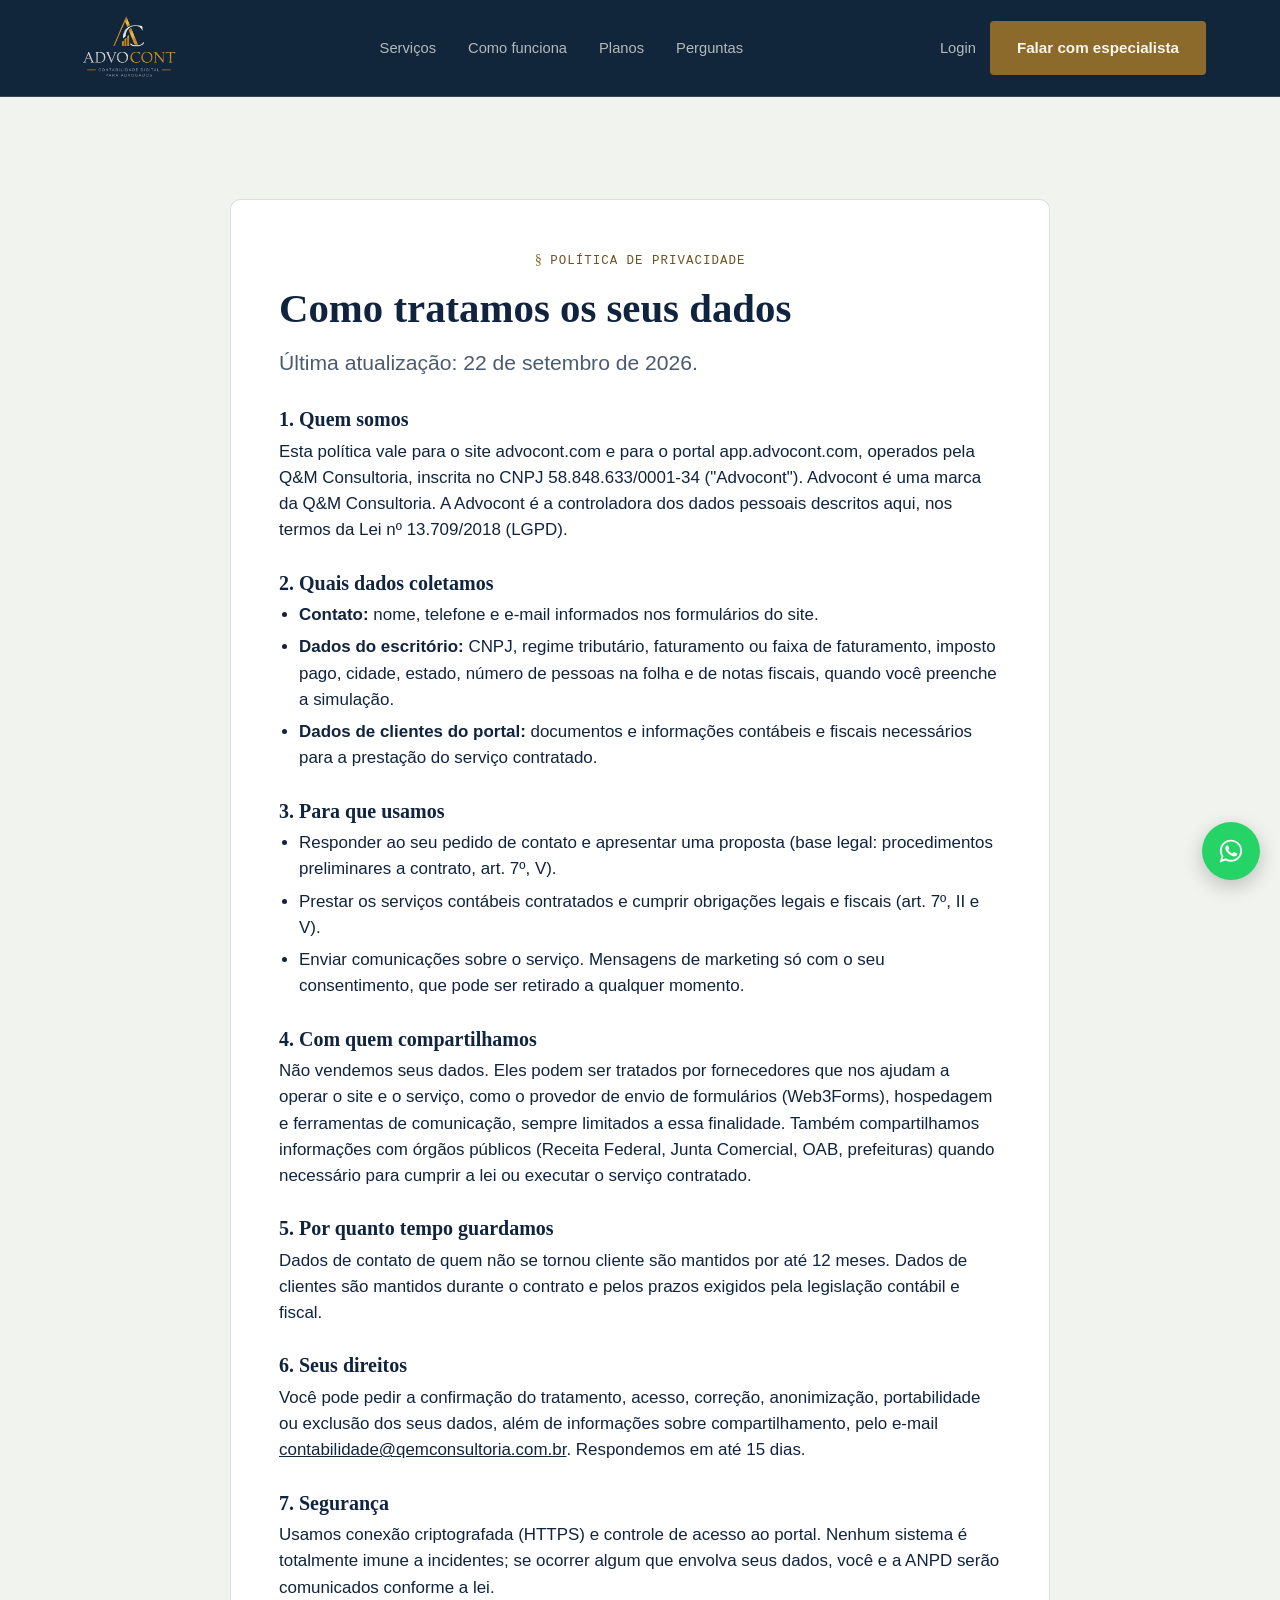
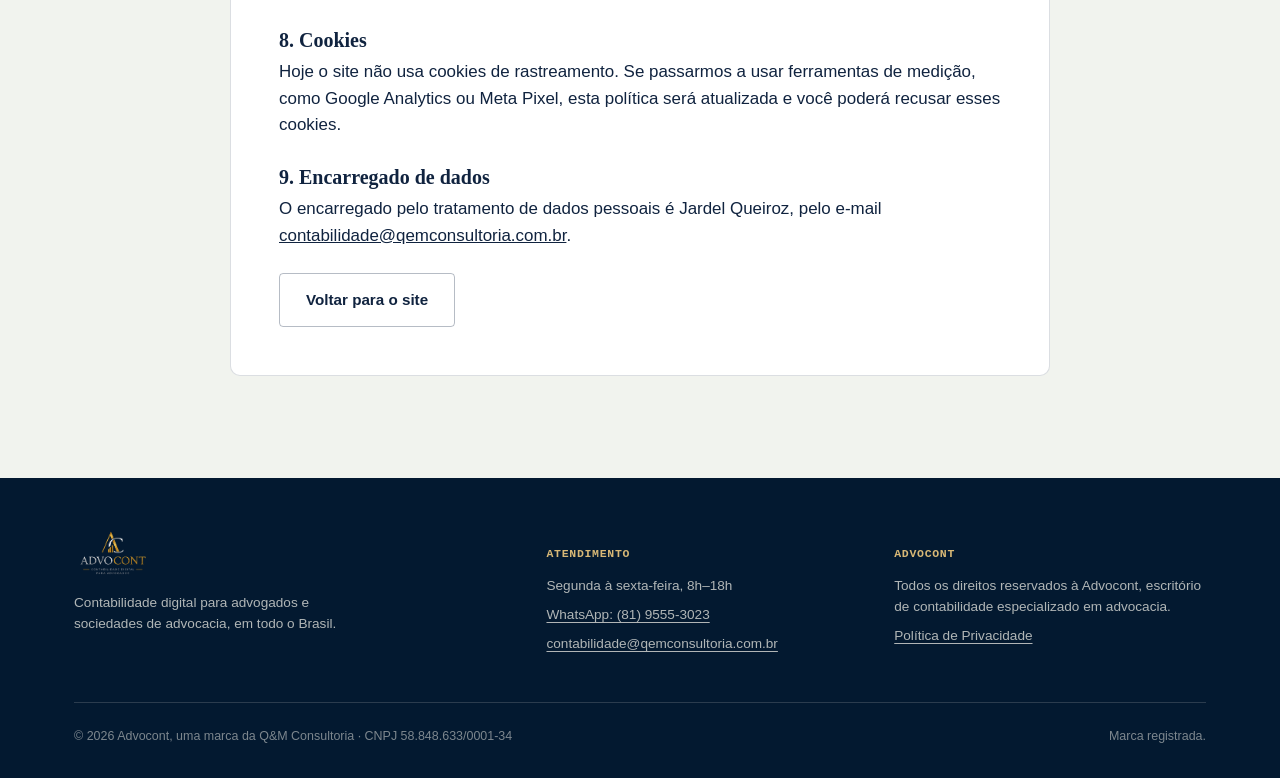
<file: privacidade.html>
<!doctype html>
<html lang="pt-BR">
<head>
<meta charset="UTF-8" />
<meta name="viewport" content="width=device-width, initial-scale=1" />
<title>Política de Privacidade | Advocont</title>
<meta name="description" content="Como a Advocont coleta, usa e protege seus dados pessoais, conforme a LGPD." />
<link rel="stylesheet" href="styles.css" />
</head>
<body>

<header>
  <div class="wrap nav">
    <a class="brand" href="index.html#topo">
      <img class="brand-logo" src="assets/logo.png" alt="Advocont — Contabilidade digital para advogados" />
    </a>
    <nav class="nav-links" aria-label="Navegação principal">
      <a href="index.html#servicos">Serviços</a>
      <a href="index.html#como-funciona">Como funciona</a>
      <a href="index.html#planos">Planos</a>
      <a href="index.html#faq">Perguntas</a>
    </nav>
    <div class="nav-actions">
      <a class="login-link" href="https://app.advocont.com/login">Login</a>
      <a class="btn btn-gold" href="https://wa.me/558195553023" data-whatsapp="header">Falar com especialista</a>
    </div>
    <input type="checkbox" id="menu-toggle" class="menu-toggle-input" />
    <label for="menu-toggle" class="burger" aria-label="Abrir menu">
      <span></span><span></span><span></span>
    </label>
    <nav class="mobile-panel" aria-label="Navegação móvel">
      <a href="index.html#servicos">Serviços</a>
      <a href="index.html#como-funciona">Como funciona</a>
      <a href="index.html#planos">Planos</a>
      <a href="index.html#faq">Perguntas</a>
      <a href="https://app.advocont.com/login">Login</a>
      <a class="btn btn-gold" href="https://wa.me/558195553023" data-whatsapp="header">Falar com especialista</a>
    </nav>
  </div>
</header>

<main id="topo">
  <section>
    <div class="wrap">
      <div class="intro-card privacy">
        <p class="eyebrow" style="justify-content:center;">Política de Privacidade</p>
        <h1 style="font-size:var(--h2);">Como tratamos os seus dados</h1>
        <p class="lead">Última atualização: 22 de setembro de 2026.</p>

        <h2>1. Quem somos</h2>
        <p>Esta política vale para o site advocont.com e para o portal app.advocont.com, operados pela Q&amp;M Consultoria, inscrita no CNPJ 58.848.633/0001-34 ("Advocont"). Advocont é uma marca da Q&amp;M Consultoria. A Advocont é a controladora dos dados pessoais descritos aqui, nos termos da Lei nº 13.709/2018 (LGPD).</p>

        <h2>2. Quais dados coletamos</h2>
        <ul>
          <li><strong>Contato:</strong> nome, telefone e e-mail informados nos formulários do site.</li>
          <li><strong>Dados do escritório:</strong> CNPJ, regime tributário, faturamento ou faixa de faturamento, imposto pago, cidade, estado, número de pessoas na folha e de notas fiscais, quando você preenche a simulação.</li>
          <li><strong>Dados de clientes do portal:</strong> documentos e informações contábeis e fiscais necessários para a prestação do serviço contratado.</li>
        </ul>

        <h2>3. Para que usamos</h2>
        <ul>
          <li>Responder ao seu pedido de contato e apresentar uma proposta (base legal: procedimentos preliminares a contrato, art. 7º, V).</li>
          <li>Prestar os serviços contábeis contratados e cumprir obrigações legais e fiscais (art. 7º, II e V).</li>
          <li>Enviar comunicações sobre o serviço. Mensagens de marketing só com o seu consentimento, que pode ser retirado a qualquer momento.</li>
        </ul>

        <h2>4. Com quem compartilhamos</h2>
        <p>Não vendemos seus dados. Eles podem ser tratados por fornecedores que nos ajudam a operar o site e o serviço, como o provedor de envio de formulários (Web3Forms), hospedagem e ferramentas de comunicação, sempre limitados a essa finalidade. Também compartilhamos informações com órgãos públicos (Receita Federal, Junta Comercial, OAB, prefeituras) quando necessário para cumprir a lei ou executar o serviço contratado.</p>

        <h2>5. Por quanto tempo guardamos</h2>
        <p>Dados de contato de quem não se tornou cliente são mantidos por até 12 meses. Dados de clientes são mantidos durante o contrato e pelos prazos exigidos pela legislação contábil e fiscal.</p>

        <h2>6. Seus direitos</h2>
        <p>Você pode pedir a confirmação do tratamento, acesso, correção, anonimização, portabilidade ou exclusão dos seus dados, além de informações sobre compartilhamento, pelo e-mail <a href="mailto:contabilidade@qemconsultoria.com.br">contabilidade@qemconsultoria.com.br</a>. Respondemos em até 15 dias.</p>

        <h2>7. Segurança</h2>
        <p>Usamos conexão criptografada (HTTPS) e controle de acesso ao portal. Nenhum sistema é totalmente imune a incidentes; se ocorrer algum que envolva seus dados, você e a ANPD serão comunicados conforme a lei.</p>

        <h2>8. Cookies</h2>
        <p>Hoje o site não usa cookies de rastreamento. Se passarmos a usar ferramentas de medição, como Google Analytics ou Meta Pixel, esta política será atualizada e você poderá recusar esses cookies.</p>

        <h2>9. Encarregado de dados</h2>
        <p>O encarregado pelo tratamento de dados pessoais é Jardel Queiroz, pelo e-mail <a href="mailto:contabilidade@qemconsultoria.com.br">contabilidade@qemconsultoria.com.br</a>.</p>

        <a class="btn btn-ghost" href="index.html#topo" style="margin-top:24px;">Voltar para o site</a>
      </div>
    </div>
  </section>
</main>

<footer>
  <div class="wrap">
    <div class="foot-grid">
      <div class="foot-brand">
        <img class="brand-logo" src="assets/logo.png" alt="Advocont — Contabilidade digital para advogados" />
        <p>Contabilidade digital para advogados e sociedades de advocacia, em todo o Brasil.</p>
      </div>
      <div class="foot-col">
        <h4>Atendimento</h4>
        <ul>
          <li>Segunda à sexta-feira, 8h–18h</li>
          <li><a href="https://wa.me/558195553023" data-whatsapp="rodape">WhatsApp: (81) 9555-3023</a></li>
          <li><a href="mailto:contabilidade@qemconsultoria.com.br">contabilidade@qemconsultoria.com.br</a></li>
        </ul>
      </div>
      <div class="foot-col">
        <h4>Advocont</h4>
        <ul>
          <li>Todos os direitos reservados à Advocont, escritório de contabilidade especializado em advocacia.</li>
<li><a href="privacidade.html">Política de Privacidade</a></li>
        </ul>
      </div>
    </div>
    <div class="foot-bottom">
      <span>© 2026 Advocont, uma marca da Q&amp;M Consultoria · CNPJ 58.848.633/0001-34</span>
      <span>Marca registrada.</span>
    </div>
  </div>
</footer>


<a class="wa-float" href="https://wa.me/558195553023" data-whatsapp="botao_flutuante" target="_blank" rel="noopener" aria-label="Falar com a Advocont no WhatsApp">
<svg viewBox="0 0 32 32" width="28" height="28" aria-hidden="true"><path fill="currentColor" d="M16 3C9 3 3.3 8.6 3.3 15.6c0 2.4.7 4.7 1.9 6.7L3 29l6.9-2.2c1.9 1 4 1.6 6.1 1.6 7 0 12.7-5.6 12.7-12.6S23 3 16 3zm0 23.1c-1.9 0-3.8-.5-5.4-1.5l-.4-.2-4.1 1.3 1.3-4-.3-.4c-1.1-1.7-1.7-3.6-1.7-5.6C5.4 9.8 10.1 5.1 16 5.1s10.6 4.7 10.6 10.5S21.9 26.1 16 26.1zm5.8-7.9c-.3-.2-1.9-.9-2.2-1-.3-.1-.5-.2-.7.2-.2.3-.8 1-1 1.2-.2.2-.4.2-.7.1-.3-.2-1.3-.5-2.5-1.6-.9-.8-1.5-1.8-1.7-2.1-.2-.3 0-.5.1-.6l.5-.6c.2-.2.2-.3.3-.6.1-.2 0-.4 0-.6l-1-2.4c-.3-.6-.5-.5-.7-.5h-.6c-.2 0-.6.1-.9.4-.3.3-1.2 1.1-1.2 2.8s1.2 3.2 1.4 3.4c.2.2 2.4 3.6 5.8 5 .8.3 1.4.5 1.9.7.8.3 1.5.2 2.1.1.6-.1 1.9-.8 2.2-1.5.3-.7.3-1.4.2-1.5-.1-.2-.3-.3-.6-.4z"/></svg>
</a>
<script src="site.js"></script>
</body>
</html>
</file>
<file: styles.css>
/* ---------- Reset ---------- */
*,*::before,*::after{box-sizing:border-box;}
html{scroll-behavior:smooth;}
@media (prefers-reduced-motion: reduce){
  html{scroll-behavior:auto;}
  *,*::before,*::after{animation-duration:0.001ms !important;transition-duration:0.001ms !important;}
}
body{margin:0;}
img{max-width:100%;display:block;}
a{color:inherit;}
ul{margin:0;padding:0;list-style:none;}
button{font:inherit;}

/* ---------- Tokens ---------- */
:root{
  --paper:#F1F3EE;
  --paper-alt:#E5E9E0;
  --panel:#FFFFFF;
  --ink:#10233F;
  --ink-soft:#4B5A6E;
  --ink-faint:#7C8798;
  --gold:#8C6A2C;
  --gold-strong:#6E5220;
  --on-gold:#FBF6EA;
  --line: rgba(16,35,63,0.15);
  --line-strong: rgba(16,35,63,0.30);
  --shadow: 0 24px 48px -28px rgba(16,35,63,0.40);
  --radius: 4px;
  --error:#B3261E;

  --brand-navy:#031930;
  --brand-line: rgba(244,242,234,0.16);
  --brand-line-strong: rgba(244,242,234,0.32);
  --brand-ink:#F4F2EA;
  --brand-soft: rgba(244,242,234,0.72);
  --brand-gold:#D8B876;

  --font-display: Georgia, 'Iowan Old Style', 'Palatino Linotype', 'Times New Roman', serif;
  --font-body: -apple-system, BlinkMacSystemFont, 'Segoe UI', Roboto, Helvetica, Arial, sans-serif;
  --font-mono: ui-monospace, 'Cascadia Mono', 'SF Mono', Consolas, monospace;

  --cap: clamp(0.7rem, 0.67rem + 0.15vw, 0.78rem);
  --body: clamp(0.98rem, 0.94rem + 0.2vw, 1.06rem);
  --lead: clamp(1.12rem, 1.02rem + 0.4vw, 1.32rem);
  --h3: clamp(1.28rem, 1.15rem + 0.5vw, 1.55rem);
  --h2: clamp(1.85rem, 1.5rem + 1.5vw, 2.55rem);
  --h1: clamp(2.5rem, 1.9rem + 2.8vw, 3.85rem);
}
@media (prefers-color-scheme: dark){
  :root{
    --paper:#0D1826;
    --paper-alt:#132132;
    --panel:#142438;
    --ink:#ECEEE7;
    --ink-soft:#B7C0CC;
    --ink-faint:#8894A2;
    --gold:#D8B876;
    --gold-strong:#E9CE94;
    --on-gold:#10233F;
    --line: rgba(236,238,231,0.16);
    --line-strong: rgba(236,238,231,0.30);
    --shadow: 0 24px 56px -20px rgba(0,0,0,0.65);
  }
}
:root[data-theme="dark"]{
  --paper:#0D1826; --paper-alt:#132132; --panel:#142438;
  --ink:#ECEEE7; --ink-soft:#B7C0CC; --ink-faint:#8894A2;
  --gold:#D8B876; --gold-strong:#E9CE94; --on-gold:#10233F;
  --line: rgba(236,238,231,0.16); --line-strong: rgba(236,238,231,0.30);
  --shadow: 0 24px 56px -20px rgba(0,0,0,0.65);
}
:root[data-theme="light"]{
  --paper:#F1F3EE; --paper-alt:#E5E9E0; --panel:#FFFFFF;
  --ink:#10233F; --ink-soft:#4B5A6E; --ink-faint:#7C8798;
  --gold:#8C6A2C; --gold-strong:#6E5220; --on-gold:#FBF6EA;
  --line: rgba(16,35,63,0.15); --line-strong: rgba(16,35,63,0.30);
  --shadow: 0 24px 48px -28px rgba(16,35,63,0.40);
}

body{
  background:var(--paper);
  color:var(--ink);
  font-family:var(--font-body);
  font-size:var(--body);
  line-height:1.55;
  -webkit-font-smoothing:antialiased;
}
h1,h2,h3{
  font-family:var(--font-display);
  font-weight:600;
  line-height:1.12;
  text-wrap:balance;
  margin:0;
  color:var(--ink);
}
p{margin:0;}
.wrap{width:100%;max-width:1180px;margin:0 auto;padding-inline:24px;}
.eyebrow{
  display:flex;align-items:baseline;gap:.6em;
  font-family:var(--font-mono);
  font-size:var(--cap);
  letter-spacing:.08em;
  text-transform:uppercase;
  color:var(--gold-strong);
  margin-bottom:14px;
}
.eyebrow::before{
  content:"§";
  font-family:var(--font-display);
  font-size:1.15em;
  color:var(--gold);
}
section{padding-block:clamp(56px,8vw,104px);}
.section-head{max-width:640px;margin-bottom:clamp(32px,5vw,52px);}
.section-head p.lead{margin-top:14px;color:var(--ink-soft);font-size:var(--lead);}
:focus-visible{outline:2px solid var(--gold);outline-offset:3px;}

/* ---------- Buttons ---------- */
.btn{
  display:inline-flex;align-items:center;justify-content:center;gap:.5em;
  padding:14px 26px;
  border-radius:var(--radius);
  font-weight:600;
  font-size:.95rem;
  text-decoration:none;
  border:1px solid transparent;
  cursor:pointer;
  transition:transform .15s ease, box-shadow .15s ease, background .15s ease;
  white-space:nowrap;
}
.btn:hover{transform:translateY(-1px);}
.btn-gold{background:var(--gold);color:var(--on-gold);box-shadow:var(--shadow);}
.btn-gold:hover{background:var(--gold-strong);}
.btn-ghost{background:transparent;border-color:var(--line-strong);color:var(--ink);}
.btn-ghost:hover{border-color:var(--gold);}
.btn-block{width:100%;}
.btn[disabled]{opacity:.5;cursor:not-allowed;transform:none;}

/* ---------- Header ---------- */
header{
  position:sticky;top:0;z-index:40;
  background:color-mix(in srgb, var(--brand-navy) 94%, transparent);
  backdrop-filter:blur(10px);
  border-bottom:1px solid var(--brand-line);
}
.nav{display:flex;align-items:center;justify-content:space-between;padding-block:14px;gap:24px;}
.brand{display:flex;align-items:center;gap:.5em;text-decoration:none;}
.brand-logo{height:68px;width:auto;display:block;}
.nav-links{display:flex;align-items:center;gap:32px;font-size:.92rem;}
.nav-links a{text-decoration:none;color:var(--brand-soft);}
.nav-links a:hover{color:var(--brand-gold);}
.nav-actions{display:flex;align-items:center;gap:14px;}
.login-link{font-size:.92rem;color:var(--brand-soft);text-decoration:none;}
.login-link:hover{color:var(--brand-gold);}
.menu-toggle-input{display:none;}
.burger{
  display:none;flex-direction:column;justify-content:center;gap:5px;
  width:40px;height:40px;border-radius:6px;cursor:pointer;
}
.burger span{width:20px;height:2px;background:var(--brand-ink);margin-inline:auto;transition:transform .2s ease, opacity .2s ease;}
.menu-toggle-input:focus-visible + .burger{outline:2px solid var(--brand-gold);outline-offset:2px;}
.mobile-panel{
  display:none;
  flex-basis:100%;
  flex-direction:column;gap:4px;
  border-top:1px solid var(--brand-line);
  margin-top:14px;padding-top:14px;
}
.mobile-panel a{padding:10px 4px;text-decoration:none;color:var(--brand-soft);font-size:.96rem;}
.mobile-panel a:hover{color:var(--brand-gold);}
.mobile-panel a.btn{margin-top:8px;}
@media (max-width:860px){
  .nav-links{display:none;}
  .nav-actions{display:none;}
  .nav{flex-wrap:wrap;}
  .burger{display:flex;}
  .menu-toggle-input:checked ~ .mobile-panel{display:flex;}
}

/* ---------- Hero ---------- */
.hero{padding-block:clamp(52px,8vw,96px) clamp(40px,6vw,72px);overflow-x:clip;}
.hero .wrap{display:grid;grid-template-columns:.9fr 1.3fr;gap:40px;align-items:center;}
@media (max-width:900px){.hero .wrap{grid-template-columns:1fr;}}
.hero h1{font-size:var(--h1);}
.hero h1 .accent{color:var(--gold);}
.hero .lead{margin-top:20px;font-size:var(--lead);color:var(--ink-soft);max-width:52ch;}
.checklist{margin-top:28px;display:grid;gap:12px;}
.checklist li{display:flex;gap:10px;align-items:flex-start;font-size:.97rem;color:var(--ink-soft);}
.checklist .tick{
  flex:none;width:19px;height:19px;border-radius:50%;
  background:var(--gold);color:var(--on-gold);
  display:flex;align-items:center;justify-content:center;
  font-size:.66rem;font-weight:700;margin-top:2px;
}
.hero-actions{display:flex;flex-wrap:wrap;gap:14px;margin-top:34px;}

.hero-media img{width:134%;max-width:860px;height:auto;margin-left:-8%;}
@media (max-width:900px){
  .hero-media{max-width:560px;margin:0 auto;}
  .hero-media img{width:100%;max-width:100%;margin-left:0;}
}

/* ---------- Brasil banner ---------- */
.brasil-banner{padding-block:0;background:#FFFFFF;}
.brasil-banner .wrap{padding-block:clamp(28px,4vw,48px);}
.brasil-banner img{width:100%;height:auto;border-radius:8px;}
@media (max-width:640px){
  .brasil-banner .wrap{padding:0;}
  .brasil-banner img{border-radius:0;}
}

/* ---------- Feature checklist block ---------- */
.feature-block .wrap{display:grid;grid-template-columns:.95fr 1.05fr;gap:56px;align-items:start;}
@media (max-width:900px){.feature-block .wrap{grid-template-columns:1fr;}}
.feature-grid{display:grid;gap:2px;background:var(--line);border:1px solid var(--line);border-radius:6px;overflow:hidden;}
.feature-item{background:var(--panel);padding:20px 22px;display:flex;gap:14px;align-items:flex-start;}
.feature-item .num{font-family:var(--font-mono);color:var(--gold);font-size:.85rem;flex:none;padding-top:2px;}
.feature-item strong{display:block;font-size:.98rem;margin-bottom:3px;}
.feature-item span{color:var(--ink-soft);font-size:.9rem;}

/* ---------- Advantages ---------- */
.adv-grid{display:grid;grid-template-columns:repeat(3,1fr);gap:2px;background:var(--line);border:1px solid var(--line);border-radius:6px;overflow:hidden;}
@media (max-width:820px){.adv-grid{grid-template-columns:1fr;}}
.adv-card{background:var(--panel);padding:32px 28px;}
.adv-card .mark{font-family:var(--font-display);font-size:1.6rem;color:var(--gold);margin-bottom:14px;}
.adv-card h3{font-size:var(--h3);}
.adv-card p{margin-top:10px;color:var(--ink-soft);}

/* ---------- App promo ---------- */
.app-promo{background:#0A0A0A;color:var(--paper);}
.app-promo .wrap{display:grid;grid-template-columns:1fr .9fr;gap:32px;align-items:center;}
@media (max-width:820px){.app-promo .wrap{grid-template-columns:1fr;text-align:center;}}
.app-promo h2{font-size:var(--h2);color:var(--paper);}
.app-promo p.lead{margin-top:12px;color:color-mix(in srgb, var(--paper) 72%, transparent);}
.app-promo .eyebrow{color:var(--gold-strong);}
.app-promo .eyebrow::before{color:var(--gold-strong);}
.app-badges{display:flex;gap:12px;margin-top:22px;}
@media (max-width:820px){.app-badges{justify-content:center;}}
.app-badge{border:1px solid color-mix(in srgb, var(--paper) 30%, transparent);border-radius:6px;padding:10px 16px;font-size:.82rem;color:color-mix(in srgb, var(--paper) 80%, transparent);font-family:var(--font-mono);}
.app-promo-media{display:flex;justify-content:center;}
.app-promo-media img{width:100%;max-width:420px;height:auto;}
@media (max-width:820px){.app-promo-media{order:-1;}}

/* ---------- Steps ---------- */
.steps{display:grid;grid-template-columns:repeat(4,1fr);gap:28px;}
@media (max-width:920px){.steps{grid-template-columns:1fr 1fr;}}
@media (max-width:560px){.steps{grid-template-columns:1fr;}}
.step{border-top:2px solid var(--gold);padding-top:16px;}
.step .step-num{font-family:var(--font-mono);color:var(--gold-strong);font-size:.85rem;}
.step h3{font-size:1.1rem;margin-top:8px;}
.step p{color:var(--ink-soft);margin-top:8px;font-size:.92rem;}

/* ---------- Pricing ---------- */
.pricing-note{margin-top:10px;color:var(--ink-faint);font-size:.86rem;}
.plan-grid{display:grid;grid-template-columns:repeat(3,1fr);gap:22px;margin-top:20px;}
@media (max-width:980px){.plan-grid{grid-template-columns:1fr;max-width:460px;margin-inline:auto;}}
.plan{
  position:relative;background:var(--panel);border:1px solid var(--line);border-radius:8px;
  padding:30px 26px;display:flex;flex-direction:column;gap:18px;
}
.plan.featured{border-color:var(--gold);box-shadow:var(--shadow);}
.plan-badge{
  position:absolute;top:-14px;right:22px;
  background:var(--gold);color:var(--on-gold);
  font-family:var(--font-mono);font-size:.68rem;letter-spacing:.05em;text-transform:uppercase;
  padding:6px 12px;border-radius:20px;font-weight:700;
}
.plan-name{font-family:var(--font-display);font-size:1.3rem;}
.plan-desc{color:var(--ink-soft);font-size:.88rem;min-height:2.6em;}
.plan-price{display:flex;align-items:baseline;gap:8px;margin-top:4px;}
.plan-price .was{font-size:.85rem;color:var(--ink-faint);text-decoration:line-through;font-variant-numeric:tabular-nums;}
.plan-price .now{font-family:var(--font-mono);font-size:2.1rem;font-weight:700;font-variant-numeric:tabular-nums;}
.plan-price .per{font-size:.85rem;color:var(--ink-soft);}
.plan-fine{font-size:.78rem;color:var(--ink-faint);}
.plan-features{display:grid;gap:9px;margin-top:6px;}
.plan-features li{display:flex;gap:8px;font-size:.86rem;color:var(--ink-soft);}
.plan-features .tick{flex:none;color:var(--gold);font-weight:700;}

.compare{margin-top:56px;overflow-x:auto;border:1px solid var(--line);border-radius:8px;}
table.compare-table{width:100%;border-collapse:collapse;table-layout:fixed;font-size:.74rem;}
table.compare-table th,table.compare-table td{
  padding:10px 12px;text-align:left;border-bottom:1px solid var(--line);
  background-image:linear-gradient(var(--line) 1px, transparent 1px);
  background-size:100% 100%;
  line-height:1.3;
}
table.compare-table thead th{
  background:var(--paper-alt);font-family:var(--font-display);font-size:.92rem;font-weight:600;
  border-bottom:1px solid var(--line-strong);
}
table.compare-table thead th:first-child, table.compare-table tbody th{width:26%;}
table.compare-table tbody th{font-weight:500;color:var(--ink-soft);}
table.compare-table td{text-align:center;font-variant-numeric:tabular-nums;color:var(--ink);}
table.compare-table tbody tr:last-child td, table.compare-table tbody tr:last-child th{border-bottom:none;}
@media (max-width:480px){
  table.compare-table{font-size:.66rem;}
  table.compare-table th,table.compare-table td{padding:8px 6px;}
}

/* ---------- Testimonial ---------- */
.testimonial{background:var(--ink);color:var(--paper);}
.testimonial .section-head{text-align:center;margin-inline:auto;}
.testimonial .sample-flag{
  display:inline-block;margin-bottom:0;font-family:var(--font-mono);font-size:.68rem;
  letter-spacing:.06em;text-transform:uppercase;color:color-mix(in srgb, var(--paper) 55%, transparent);
  border:1px solid color-mix(in srgb, var(--paper) 30%, transparent);border-radius:20px;padding:5px 12px;
}
.testimonial-grid{display:grid;grid-template-columns:repeat(3,1fr);gap:24px;margin-top:36px;}
@media (max-width:900px){.testimonial-grid{grid-template-columns:1fr;max-width:560px;margin-inline:auto;}}
.testimonial-card{
  background:color-mix(in srgb, var(--paper) 6%, transparent);
  border:1px solid color-mix(in srgb, var(--paper) 16%, transparent);
  border-radius:8px;padding:28px 26px;display:flex;flex-direction:column;
}
.testimonial-card blockquote{
  font-family:var(--font-display);font-size:1.2rem;line-height:1.45;margin:0;text-wrap:balance;flex:1;
}
.testimonial-card blockquote::before{content:"“";color:var(--gold-strong);}
.testimonial-card blockquote::after{content:"”";color:var(--gold-strong);}
.testimonial-card cite{
  display:block;margin-top:20px;padding-top:16px;font-style:normal;font-size:.86rem;
  border-top:1px solid color-mix(in srgb, var(--paper) 16%, transparent);
  color:color-mix(in srgb, var(--paper) 68%, transparent);
}
.testimonial-card cite b{color:var(--gold-strong);display:block;font-size:.95rem;margin-bottom:2px;}

/* ---------- FAQ ---------- */
.faq-list{display:grid;gap:2px;background:var(--line);border:1px solid var(--line);border-radius:6px;overflow:hidden;max-width:820px;}
.faq-list details{background:var(--panel);}
.faq-list summary{
  list-style:none;cursor:pointer;padding:20px 22px;display:flex;justify-content:space-between;gap:16px;
  font-weight:600;font-size:.98rem;align-items:center;
}
.faq-list summary::-webkit-details-marker{display:none;}
.faq-list summary .plus{font-family:var(--font-mono);color:var(--gold);font-size:1.2rem;flex:none;transition:transform .18s ease;}
.faq-list details[open] summary .plus{transform:rotate(45deg);}
.faq-list .faq-a{padding:0 22px 20px;color:var(--ink-soft);max-width:70ch;}

.faq-cta{margin-top:32px;display:flex;flex-wrap:wrap;align-items:center;gap:16px;}
.faq-cta p{color:var(--ink-soft);}

/* ---------- Final CTA ---------- */
.final-cta{background:var(--paper-alt);text-align:center;}
.final-cta .wrap{max-width:640px;}
.final-cta h2{font-size:var(--h2);}
.final-cta p{margin-top:14px;color:var(--ink-soft);}
.final-cta .btn{margin-top:26px;}

/* ---------- Footer ---------- */
footer{background:var(--brand-navy);color:var(--brand-soft);padding-block:52px 32px;font-size:.85rem;}
.foot-grid{display:grid;grid-template-columns:1.4fr 1fr 1fr;gap:36px;}
@media (max-width:760px){.foot-grid{grid-template-columns:1fr;gap:28px;}}
.foot-brand .brand-logo{height:48px;}
.foot-brand p{margin-top:14px;max-width:36ch;color:var(--brand-soft);}
.foot-col h4{font-family:var(--font-mono);font-size:.72rem;letter-spacing:.06em;text-transform:uppercase;color:var(--brand-gold);margin-bottom:12px;}
.foot-col li{margin-bottom:8px;color:var(--brand-soft);}
.foot-bottom{margin-top:40px;padding-top:24px;border-top:1px solid var(--brand-line);display:flex;flex-wrap:wrap;justify-content:space-between;gap:12px;font-size:.78rem;color:color-mix(in srgb, var(--brand-soft) 70%, transparent);}

/* =========================================================
   Shared across contratação / formulário / exit-intent modal
   ========================================================= */

/* ---------- Form fields ---------- */
.field{display:flex;flex-direction:column;gap:6px;margin-top:16px;}
.field label{font-size:.82rem;font-weight:600;color:var(--ink-soft);}
.field input,.field select{
  padding:12px 14px;border:1px solid var(--line-strong);border-radius:6px;
  background:var(--panel);color:var(--ink);font:inherit;font-size:.95rem;width:100%;
}
.field input::placeholder{color:var(--ink-faint);}
.field-error{color:var(--error);font-size:.78rem;margin-top:4px;display:none;}
.field-hint{font-size:.78rem;color:var(--ink-faint);}
.field.desativado input{opacity:.5;}
.field.invalid input,.field.invalid select{border-color:var(--error);}
.field.invalid .field-error{display:block;}
.field-row{display:grid;grid-template-columns:1fr 1fr;gap:16px;}
@media (max-width:520px){.field-row{grid-template-columns:1fr;}}

.checkbox-field{display:flex;gap:10px;align-items:flex-start;margin-top:22px;font-size:.88rem;color:var(--ink-soft);}
.checkbox-field input{margin-top:3px;flex:none;}

.form-note{margin-top:8px;color:var(--ink-faint);font-size:.8rem;}
.form-status{margin-top:14px;font-size:.86rem;display:none;}
.form-status.visible{display:block;}
.form-status.is-error{color:var(--error);}
.form-status.is-sending{color:var(--ink-faint);}

/* ---------- Exit-intent modal ---------- */
.modal-overlay{
  position:fixed;inset:0;z-index:200;
  background:color-mix(in srgb, var(--brand-navy) 70%, transparent);
  display:flex;align-items:center;justify-content:center;padding:20px;
}
.modal-overlay[hidden]{display:none;}
.modal{
  background:var(--panel);border-radius:10px;max-width:440px;width:100%;
  padding:34px 30px;position:relative;box-shadow:var(--shadow);
  max-height:90vh;overflow-y:auto;
}
.modal-close{
  position:absolute;top:12px;right:12px;background:none;border:none;
  font-size:1.5rem;line-height:1;color:var(--ink-faint);cursor:pointer;padding:6px;
}
.modal-close:hover{color:var(--ink);}
.modal h3{font-size:var(--h3);}
.modal .lead{margin-top:10px;color:var(--ink-soft);font-size:.94rem;}

/* ---------- Wizard (formulario.html) ---------- */
.wizard-card{
  background:var(--panel);border:1px solid var(--line);border-radius:10px;
  padding:clamp(26px,5vw,48px);max-width:640px;margin:0 auto;
}
.wizard-progress{
  font-family:var(--font-mono);font-size:.72rem;letter-spacing:.06em;text-transform:uppercase;
  color:var(--gold-strong);margin-bottom:16px;
}
.wizard-step{display:none;}
.wizard-step.active{display:block;}
.wizard-step h2{font-size:var(--h3);}
.wizard-step > p.lead{margin-top:10px;color:var(--ink-soft);}
.wizard-actions{display:flex;justify-content:space-between;align-items:center;gap:12px;margin-top:30px;}
.wizard-actions .btn-back{background:none;border:none;color:var(--ink-soft);font-size:.9rem;cursor:pointer;padding:10px 4px;}
.wizard-actions .btn-back:hover{color:var(--ink);}

.choice-group{display:grid;grid-template-columns:1fr 1fr;gap:14px;margin-top:22px;}
@media (max-width:520px){.choice-group{grid-template-columns:1fr;}}
.choice-btn{
  border:1px solid var(--line-strong);border-radius:8px;padding:20px;background:var(--panel);
  cursor:pointer;text-align:left;font:inherit;color:var(--ink);
  transition:border-color .15s ease, background .15s ease;
}
.choice-btn:hover{border-color:var(--gold);}
.choice-btn.selected{border-color:var(--gold);background:color-mix(in srgb, var(--gold) 8%, transparent);}
.choice-btn strong{display:block;font-family:var(--font-display);font-size:1.05rem;margin-bottom:4px;}
.choice-btn span{font-size:.85rem;color:var(--ink-soft);}

.compare-result{display:grid;grid-template-columns:1fr 1fr;gap:16px;margin-top:22px;}
@media (max-width:520px){.compare-result{grid-template-columns:1fr;}}
.regime-card{border:1px solid var(--line);border-radius:8px;padding:20px;}
.regime-card.better{border-color:var(--gold);background:color-mix(in srgb, var(--gold) 6%, transparent);}
.regime-card .regime-name{font-family:var(--font-display);font-size:1.02rem;}
.regime-card .regime-value{font-family:var(--font-mono);font-size:1.5rem;font-weight:700;margin-top:8px;font-variant-numeric:tabular-nums;}
.regime-card .regime-value .regime-unit{font-size:.55rem;font-weight:600;color:var(--ink-faint);margin-left:3px;}
.regime-card .regime-annual{font-family:var(--font-mono);font-size:.5rem;color:var(--ink-faint);margin-top:6px;font-variant-numeric:tabular-nums;}

.recommend-card{
  border:1px solid var(--gold);border-radius:8px;padding:22px;margin-top:22px;
  background:color-mix(in srgb, var(--gold) 5%, transparent);
}
.recommend-card .eyebrow{margin-bottom:6px;}
.recommend-card .plan-name{font-family:var(--font-display);font-size:1.2rem;color:var(--gold-strong);}
.recommend-card ul{margin-top:12px;display:grid;gap:8px;}
.recommend-card li{display:flex;gap:8px;font-size:.88rem;color:var(--ink-soft);}
.recommend-card li .tick{color:var(--gold);font-weight:700;flex:none;}

.confirmation-screen{text-align:center;padding-block:12px;}
.confirmation-screen .icon{
  width:56px;height:56px;border-radius:50%;background:var(--gold);color:var(--on-gold);
  display:flex;align-items:center;justify-content:center;font-size:1.6rem;margin:0 auto 20px;
}
.confirmation-screen h2{font-size:var(--h3);}
.confirmation-screen p{margin-top:10px;color:var(--ink-soft);}

/* ---------- Contratação intro page ---------- */
.plan-chip{
  display:inline-flex;align-items:center;gap:8px;padding:8px 16px;
  border:1px solid var(--gold);border-radius:20px;
  font-family:var(--font-mono);font-size:.78rem;color:var(--gold-strong);margin-top:16px;
}
#wizard-plan-chip:not(:empty){margin-bottom:28px;}
.intro-card{
  background:var(--panel);border:1px solid var(--line);border-radius:10px;
  padding:clamp(28px,5vw,48px);max-width:680px;margin:0 auto;text-align:center;
}
.intro-card .lead{margin-top:16px;color:var(--ink-soft);font-size:var(--lead);}
.intro-card .btn{margin-top:30px;}

/* =========================================================
   ADIÇÕES — banner de planejamento tributário + valor anual
   ========================================================= */

/* ---------- Banner "Antes de tudo" (planejamento tributário) ---------- */
.tax-banner{background:var(--brand-navy);padding-block:0;}
.tax-banner-inner{
  display:flex;align-items:center;justify-content:space-between;gap:32px;flex-wrap:wrap;
  padding-block:clamp(36px,5vw,56px);
}
.tax-banner-text{max-width:640px;}
.tax-banner .eyebrow{color:var(--brand-gold);}
.tax-banner .eyebrow::before{color:var(--brand-gold);}
.tax-banner h2{font-size:var(--h2);color:var(--brand-ink);}
.tax-banner .lead{margin-top:14px;color:var(--brand-soft);font-size:var(--lead);}
.tax-banner .btn{flex:none;}
@media (max-width:820px){
  .tax-banner-inner{flex-direction:column;text-align:center;}
}

/* ---------- Valor anual destacado dentro do card de plano ---------- */
.plan-annual{
  display:flex;align-items:center;justify-content:space-between;gap:10px;
  background:color-mix(in srgb, var(--gold) 12%, transparent);
  border:1px solid var(--gold);
  border-radius:6px;
  padding:10px 14px;
  margin-top:-6px;
}
.plan-annual-label{font-size:.82rem;color:var(--ink);font-weight:600;}
.plan-annual-save{
  font-family:var(--font-mono);font-size:.7rem;font-weight:700;
  background:var(--gold);color:var(--on-gold);
  padding:3px 9px;border-radius:20px;flex:none;
}

/* ---------- Compromissos (no lugar dos depoimentos) ---------- */
.testimonial .section-head h2{color:var(--paper);}
.testimonial .section-head .eyebrow{color:#D8B876;}
.commitment-card h3{font-family:var(--font-display);font-size:1.25rem;margin:0 0 10px;color:#D8B876;}
.commitment-card p{margin:0;line-height:1.55;color:color-mix(in srgb, var(--paper) 80%, transparent);}

/* ---------- WhatsApp flutuante ---------- */
.wa-float{
  position:fixed;right:20px;bottom:20px;z-index:60;width:58px;height:58px;border-radius:50%;
  display:grid;place-items:center;background:#25D366;color:#fff;
  box-shadow:0 6px 20px rgba(0,0,0,.22);transition:transform .15s ease;
}
.wa-float:hover{transform:scale(1.06);}
@media (max-width:480px){.wa-float{right:14px;bottom:14px;width:52px;height:52px;}}
.foot-col a{color:inherit;text-decoration:underline;text-underline-offset:3px;}

/* ---------- Política de privacidade ---------- */
.intro-card.privacy{text-align:left;max-width:820px;}
.intro-card.privacy h2{font-size:1.25rem;margin:28px 0 8px;}
.intro-card.privacy ul{padding-left:20px;display:grid;gap:6px;list-style:disc;}

/* ---------- Resultado da estimativa de economia ---------- */
.economia-card{
  border:1px solid var(--gold);border-radius:10px;padding:clamp(22px,4vw,32px);text-align:center;
  background:color-mix(in srgb, var(--gold) 7%, transparent);
}
.economia-card .economia-rotulo{font-size:.95rem;color:var(--ink-soft);}
.economia-card .economia-valor{
  font-family:var(--font-display);font-size:clamp(2rem,7vw,2.8rem);line-height:1.1;margin-top:8px;
  color:var(--ink);font-variant-numeric:tabular-nums;
}
.economia-card .economia-mensal{font-family:var(--font-mono);font-size:.85rem;color:var(--ink-faint);margin-top:8px;}
.economia-aviso{font-size:.82rem;color:var(--ink-faint);margin-top:14px;font-style:italic;}
.resultado-acoes{display:grid;grid-template-columns:1fr 1fr;gap:12px;margin-top:24px;}
.resultado-acoes .btn{text-align:center;justify-content:center;}
@media (max-width:520px){.resultado-acoes{grid-template-columns:1fr;}}

/* ---------- Seletor do WhatsApp ---------- */
.wa-chooser .choice-group{margin-top:20px;}
.wa-chooser .choice-btn{text-align:left;cursor:pointer;text-decoration:none;display:block;}
.wa-chooser .choice-btn:focus-visible{outline:2px solid var(--gold);outline-offset:2px;}
.wa-form-links{display:flex;justify-content:space-between;gap:12px;margin-top:14px;}
.wa-link{background:none;border:none;padding:6px 0;font:inherit;font-size:.86rem;color:var(--ink-soft);cursor:pointer;text-decoration:underline;text-underline-offset:3px;}
.wa-link:hover{color:var(--ink);}


/* ---------- Anti-spam: campo invisível para humanos ---------- */
.hp-field{position:absolute !important;left:-9999px !important;width:1px;height:1px;opacity:0;pointer-events:none;}
</file>
